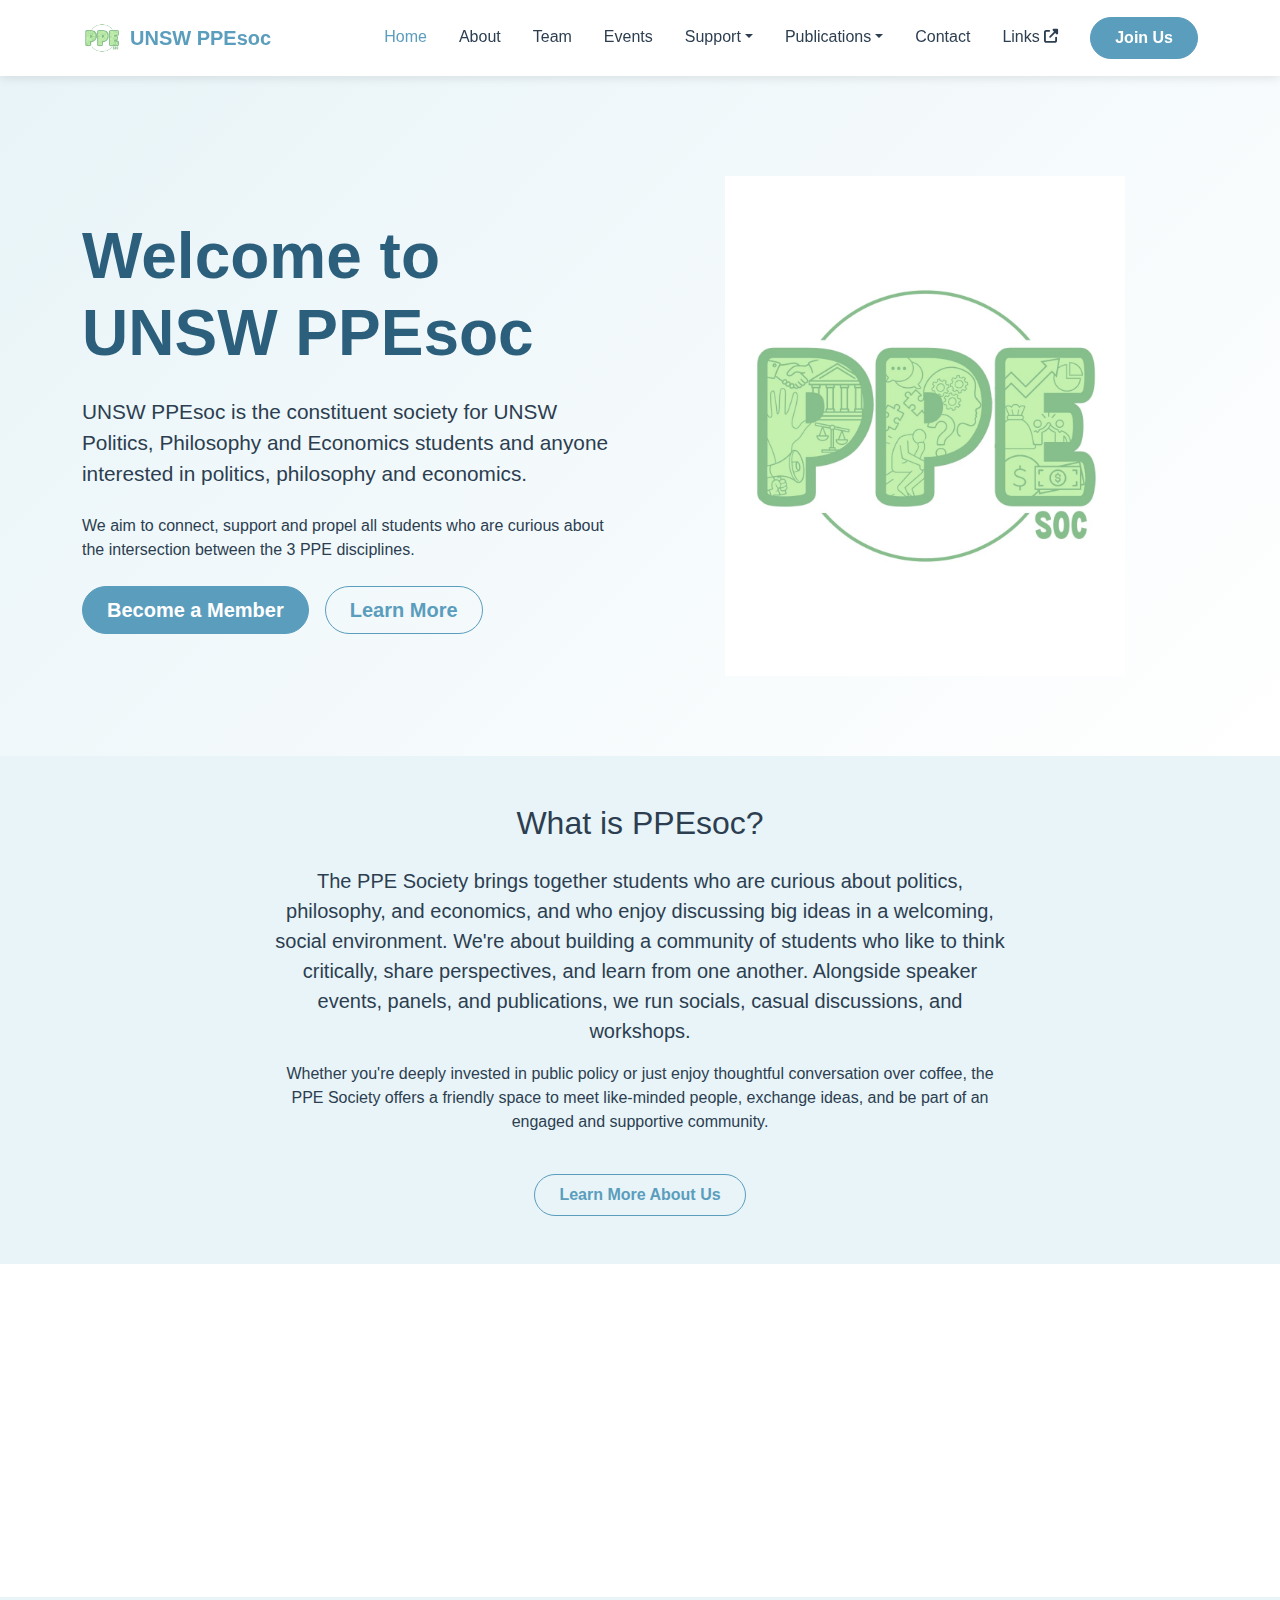
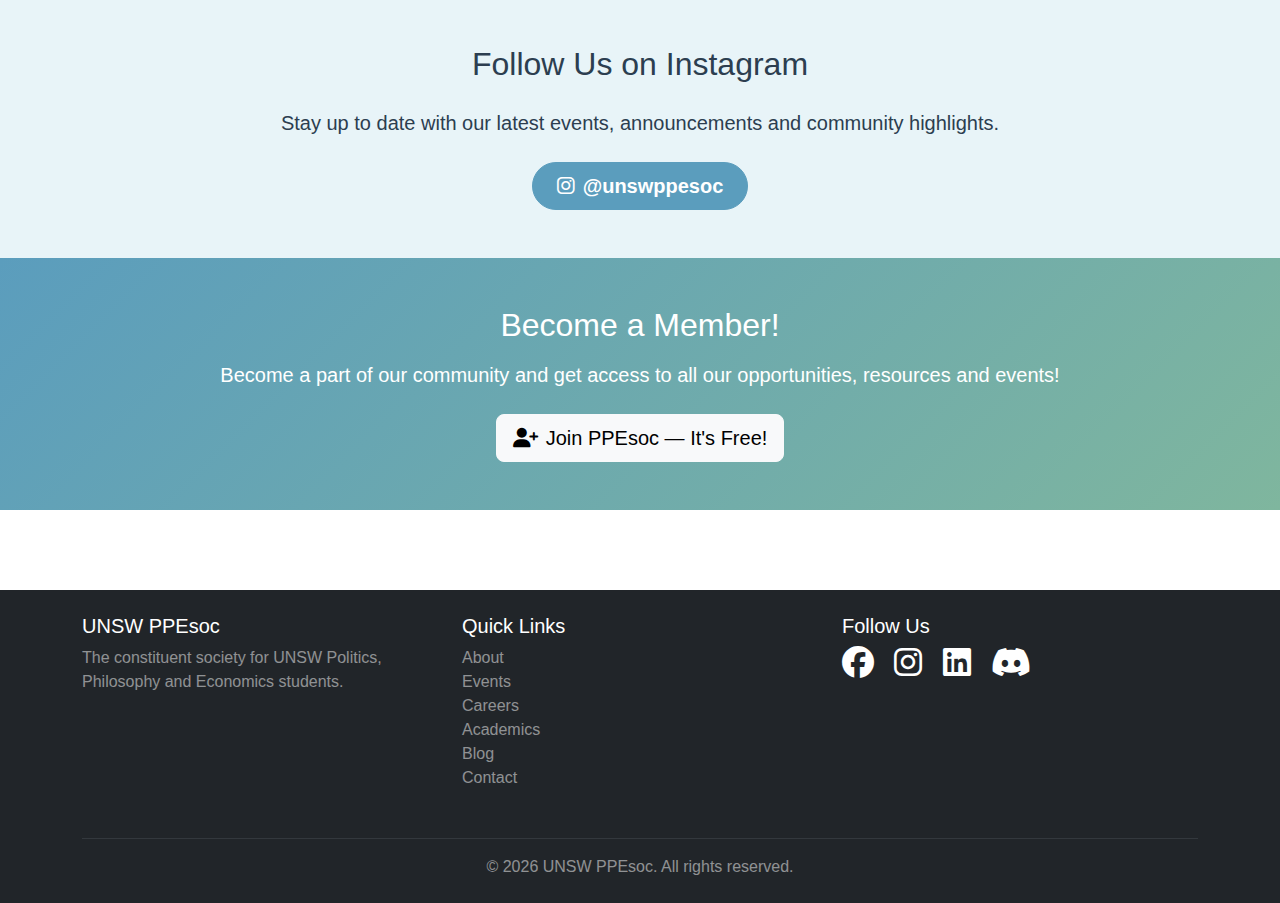
<file: index.html>
<!DOCTYPE html>
<html lang="en">
<head>
    <meta charset="UTF-8">
    <meta name="viewport" content="width=device-width, initial-scale=1.0">
    <meta name="description" content="UNSW PPE Society - The constituent society for UNSW Politics, Philosophy and Economics students">
    <meta name="keywords" content="UNSW, PPE, Politics, Philosophy, Economics, Society, Student">
    <title>UNSW PPE Society | Home</title>
    <link href="https://cdn.jsdelivr.net/npm/bootstrap@5.3.2/dist/css/bootstrap.min.css" rel="stylesheet">
    <link rel="stylesheet" href="https://cdnjs.cloudflare.com/ajax/libs/font-awesome/6.4.0/css/all.min.css">
    <link rel="stylesheet" href="css/style.css">
</head>
<body>
    <!-- Navigation -->
    <nav class="navbar navbar-expand-lg navbar-light fixed-top">
        <div class="container">
            <a class="navbar-brand" href="index.html">
                <img src="images/logo.jpg" alt="PPE Society Logo" height="50">
                <span class="ms-2">UNSW PPEsoc</span>
            </a>
            <button class="navbar-toggler" type="button" data-bs-toggle="collapse" data-bs-target="#navbarNav">
                <span class="navbar-toggler-icon"></span>
            </button>
            <div class="collapse navbar-collapse" id="navbarNav">
                <ul class="navbar-nav ms-auto">
                    <li class="nav-item"><a class="nav-link active" href="index.html">Home</a></li>
                    <li class="nav-item"><a class="nav-link" href="about.html">About</a></li>
                    <li class="nav-item"><a class="nav-link" href="team.html">Team</a></li>
                    <li class="nav-item"><a class="nav-link" href="events.html">Events</a></li>
                    <li class="nav-item dropdown">
                        <a class="nav-link dropdown-toggle" href="#" role="button" data-bs-toggle="dropdown">Support</a>
                        <ul class="dropdown-menu">
                            <li><a class="dropdown-item" href="careers.html">Careers</a></li>
                            <li><a class="dropdown-item" href="academics.html">Academics</a></li>
                        </ul>
                    </li>
                    <li class="nav-item dropdown">
                        <a class="nav-link dropdown-toggle" href="#" role="button" data-bs-toggle="dropdown">Publications</a>
                        <ul class="dropdown-menu">
                            <li><a class="dropdown-item" href="blog.html">Blog</a></li>
                        </ul>
                    </li>
                    <li class="nav-item"><a class="nav-link" href="contact.html">Contact</a></li>
                    <li class="nav-item"><a class="nav-link" href="https://unswppesoc.carrd.co/" target="_blank">Links <i class="fas fa-external-link-alt fa-sm"></i></a></li>
                    <li class="nav-item"><a class="btn btn-primary ms-lg-3" href="https://campus.hellorubric.com/?tab=memberships&s=4943" target="_blank">Join Us</a></li>
                </ul>
            </div>
        </div>
    </nav>

    <!-- Hero Section -->
    <section class="hero">
        <div class="container">
            <div class="row align-items-center">
                <div class="col-lg-6">
                    <h1 class="display-3 fw-bold mb-4">Welcome to UNSW PPEsoc</h1>
                    <p class="lead mb-4">UNSW PPEsoc is the constituent society for UNSW Politics, Philosophy and Economics students and anyone interested in politics, philosophy and economics.</p>
                    <p class="mb-4">We aim to connect, support and propel all students who are curious about the intersection between the 3 PPE disciplines.</p>
                    <div class="d-flex gap-3 flex-wrap">
                        <a href="https://campus.hellorubric.com/?tab=memberships&s=4943" target="_blank" class="btn btn-primary btn-lg">Become a Member</a>
                        <a href="about.html" class="btn btn-outline-primary btn-lg">Learn More</a>
                    </div>
                </div>
                <div class="col-lg-6 text-center mt-5 mt-lg-0">
                    <img src="images/logo.jpg" alt="PPE Society Logo" class="img-fluid hero-logo">
                </div>
            </div>
        </div>
    </section>

    <!-- What is PPEsoc -->
    <section class="py-5 bg-light">
        <div class="container">
            <div class="row">
                <div class="col-lg-8 mx-auto text-center">
                    <h2 class="mb-4">What is PPEsoc?</h2>
                    <p class="lead">The PPE Society brings together students who are curious about politics, philosophy, and economics, and who enjoy discussing big ideas in a welcoming, social environment. We're about building a community of students who like to think critically, share perspectives, and learn from one another. Alongside speaker events, panels, and publications, we run socials, casual discussions, and workshops.</p>
                    <p class="mt-3">Whether you're deeply invested in public policy or just enjoy thoughtful conversation over coffee, the PPE Society offers a friendly space to meet like-minded people, exchange ideas, and be part of an engaged and supportive community.</p>
                    <a href="about.html" class="btn btn-outline-primary mt-4">Learn More About Us</a>
                </div>
            </div>
        </div>
    </section>

    <!-- Three Pillars -->
    <section class="py-5">
        <div class="container">
            <div class="row g-4">
                <div class="col-md-4">
                    <div class="card h-100 border-0 shadow-sm text-center p-4">
                        <i class="fas fa-landmark fa-3x text-primary mb-3"></i>
                        <h4>Politics</h4>
                        <p>Understanding power, governance, and the structures that shape our societies and international relations.</p>
                    </div>
                </div>
                <div class="col-md-4">
                    <div class="card h-100 border-0 shadow-sm text-center p-4">
                        <i class="fas fa-brain fa-3x text-primary mb-3"></i>
                        <h4>Philosophy</h4>
                        <p>Exploring fundamental questions about ethics, knowledge, reality, and the human condition through critical reasoning.</p>
                    </div>
                </div>
                <div class="col-md-4">
                    <div class="card h-100 border-0 shadow-sm text-center p-4">
                        <i class="fas fa-chart-line fa-3x text-primary mb-3"></i>
                        <h4>Economics</h4>
                        <p>Analysing how societies allocate resources, make decisions, and create value in an interconnected world.</p>
                    </div>
                </div>
            </div>
        </div>
    </section>

    <!-- Instagram Feed -->
    <section class="py-5 bg-light">
        <div class="container text-center">
            <h2 class="mb-4">Follow Us on Instagram</h2>
            <p class="lead mb-4">Stay up to date with our latest events, announcements and community highlights.</p>
            <a href="https://www.instagram.com/unswppesoc/" target="_blank" class="btn btn-primary btn-lg">
                <i class="fab fa-instagram me-2"></i>@unswppesoc
            </a>
        </div>
    </section>

    <!-- Become a Member -->
    <section class="py-5 bg-primary text-white text-center">
        <div class="container">
            <h2 class="mb-3">Become a Member!</h2>
            <p class="lead mb-4">Become a part of our community and get access to all our opportunities, resources and events!</p>
            <a href="https://campus.hellorubric.com/?tab=memberships&s=4943" target="_blank" class="btn btn-light btn-lg">
                <i class="fas fa-user-plus me-2"></i>Join PPEsoc — It's Free!
            </a>
        </div>
    </section>

    <!-- Footer -->
    <footer class="bg-dark text-white py-4">
        <div class="container">
            <div class="row">
                <div class="col-md-4 mb-3">
                    <h5>UNSW PPEsoc</h5>
                    <p class="text-white-50">The constituent society for UNSW Politics, Philosophy and Economics students.</p>
                </div>
                <div class="col-md-4 mb-3">
                    <h5>Quick Links</h5>
                    <ul class="list-unstyled">
                        <li><a href="about.html" class="text-white-50">About</a></li>
                        <li><a href="events.html" class="text-white-50">Events</a></li>
                        <li><a href="careers.html" class="text-white-50">Careers</a></li>
                        <li><a href="academics.html" class="text-white-50">Academics</a></li>
                        <li><a href="blog.html" class="text-white-50">Blog</a></li>
                        <li><a href="contact.html" class="text-white-50">Contact</a></li>
                    </ul>
                </div>
                <div class="col-md-4 mb-3">
                    <h5>Follow Us</h5>
                    <div class="social-links">
                        <a href="https://www.facebook.com/UNSWPPESoc" target="_blank" class="text-white me-3"><i class="fab fa-facebook fa-2x"></i></a>
                        <a href="https://www.instagram.com/unswppesoc/" target="_blank" class="text-white me-3"><i class="fab fa-instagram fa-2x"></i></a>
                        <a href="https://www.linkedin.com/company/unsw-politics-philosophy-and-economics-society" target="_blank" class="text-white me-3"><i class="fab fa-linkedin fa-2x"></i></a>
                        <a href="https://discord.com/invite/vVJ84bCXz6" target="_blank" class="text-white"><i class="fab fa-discord fa-2x"></i></a>
                    </div>
                </div>
            </div>
            <hr class="border-secondary">
            <div class="text-center text-white-50">
                <p class="mb-0">&copy; 2026 UNSW PPEsoc. All rights reserved.</p>
            </div>
        </div>
    </footer>

    <script src="https://cdn.jsdelivr.net/npm/bootstrap@5.3.2/dist/js/bootstrap.bundle.min.js"></script>
    <script src="js/script.js"></script>
</body>
</html>
</file>
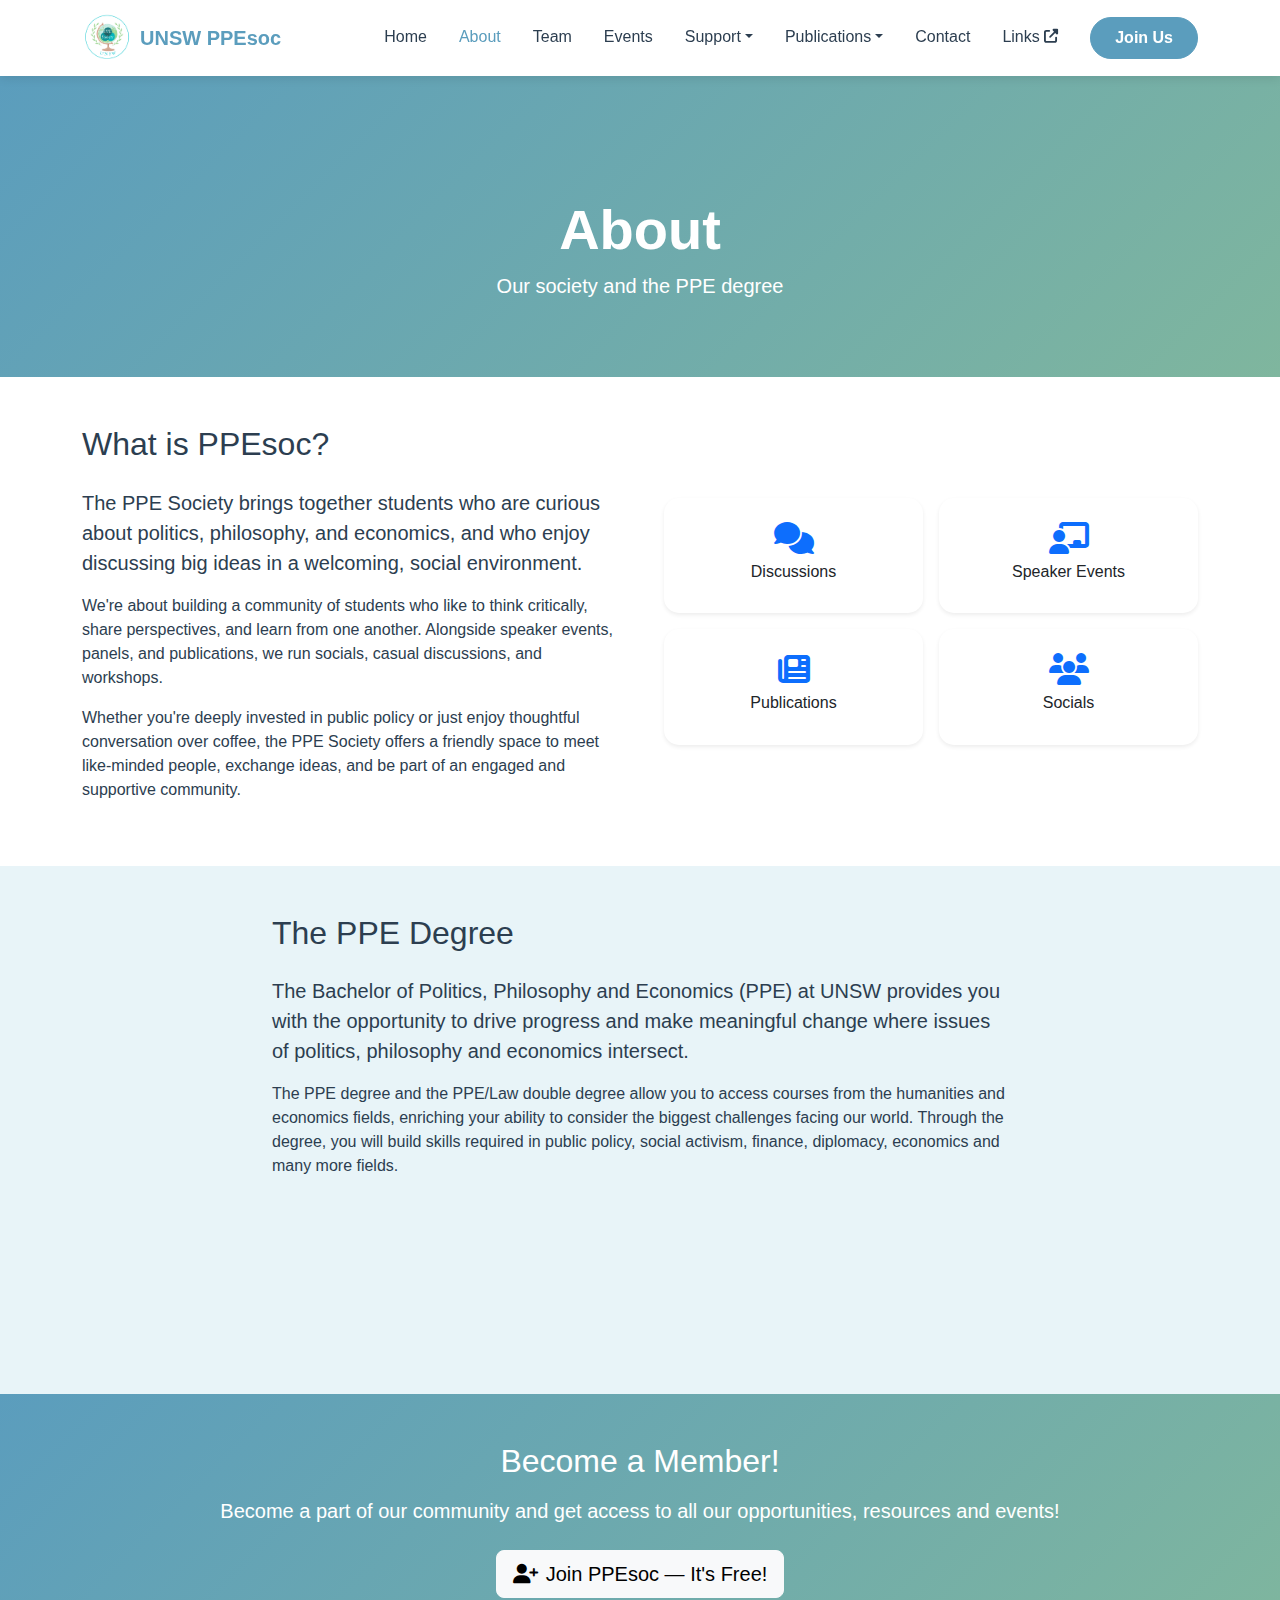
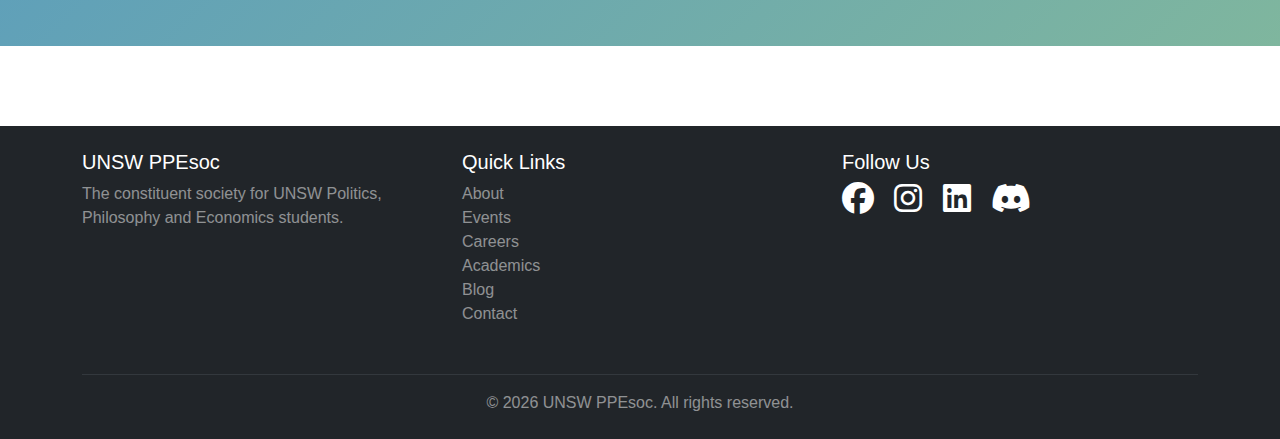
<file: about.html>
<!DOCTYPE html>
<html lang="en">
<head>
    <meta charset="UTF-8">
    <meta name="viewport" content="width=device-width, initial-scale=1.0">
    <meta name="description" content="About UNSW PPEsoc - our society and the PPE degree">
    <title>About | UNSW PPEsoc</title>
    <link href="https://cdn.jsdelivr.net/npm/bootstrap@5.3.2/dist/css/bootstrap.min.css" rel="stylesheet">
    <link rel="stylesheet" href="https://cdnjs.cloudflare.com/ajax/libs/font-awesome/6.4.0/css/all.min.css">
    <link rel="stylesheet" href="css/style.css">
</head>
<body>
    <!-- Navigation -->
    <nav class="navbar navbar-expand-lg navbar-light fixed-top">
        <div class="container">
            <a class="navbar-brand" href="index.html">
                <img src="images/logo.png" alt="PPE Society Logo" height="50">
                <span class="ms-2">UNSW PPEsoc</span>
            </a>
            <button class="navbar-toggler" type="button" data-bs-toggle="collapse" data-bs-target="#navbarNav">
                <span class="navbar-toggler-icon"></span>
            </button>
            <div class="collapse navbar-collapse" id="navbarNav">
                <ul class="navbar-nav ms-auto">
                    <li class="nav-item"><a class="nav-link" href="index.html">Home</a></li>
                    <li class="nav-item"><a class="nav-link active" href="about.html">About</a></li>
                    <li class="nav-item"><a class="nav-link" href="team.html">Team</a></li>
                    <li class="nav-item"><a class="nav-link" href="events.html">Events</a></li>
                    <li class="nav-item dropdown">
                        <a class="nav-link dropdown-toggle" href="#" role="button" data-bs-toggle="dropdown">Support</a>
                        <ul class="dropdown-menu">
                            <li><a class="dropdown-item" href="careers.html">Careers</a></li>
                            <li><a class="dropdown-item" href="academics.html">Academics</a></li>
                        </ul>
                    </li>
                    <li class="nav-item dropdown">
                        <a class="nav-link dropdown-toggle" href="#" role="button" data-bs-toggle="dropdown">Publications</a>
                        <ul class="dropdown-menu">
                            <li><a class="dropdown-item" href="blog.html">Blog</a></li>
                        </ul>
                    </li>
                    <li class="nav-item"><a class="nav-link" href="contact.html">Contact</a></li>
                    <li class="nav-item"><a class="nav-link" href="https://unswppesoc.carrd.co/" target="_blank">Links <i class="fas fa-external-link-alt fa-sm"></i></a></li>
                    <li class="nav-item"><a class="btn btn-primary ms-lg-3" href="https://campus.hellorubric.com/?tab=memberships&s=4943" target="_blank">Join Us</a></li>
                </ul>
            </div>
        </div>
    </nav>

    <!-- Page Header -->
    <section class="page-header">
        <div class="container">
            <h1 class="display-4 fw-bold">About</h1>
            <p class="lead">Our society and the PPE degree</p>
        </div>
    </section>

    <!-- What is PPEsoc -->
    <section class="py-5">
        <div class="container">
            <div class="row align-items-center g-5">
                <div class="col-lg-6">
                    <h2 class="mb-4">What is PPEsoc?</h2>
                    <p class="lead">The PPE Society brings together students who are curious about politics, philosophy, and economics, and who enjoy discussing big ideas in a welcoming, social environment.</p>
                    <p>We're about building a community of students who like to think critically, share perspectives, and learn from one another. Alongside speaker events, panels, and publications, we run socials, casual discussions, and workshops.</p>
                    <p>Whether you're deeply invested in public policy or just enjoy thoughtful conversation over coffee, the PPE Society offers a friendly space to meet like-minded people, exchange ideas, and be part of an engaged and supportive community.</p>
                </div>
                <div class="col-lg-6">
                    <div class="row g-3">
                        <div class="col-6">
                            <div class="card border-0 shadow-sm p-4 text-center h-100">
                                <i class="fas fa-comments fa-2x text-primary mb-2"></i>
                                <h6>Discussions</h6>
                            </div>
                        </div>
                        <div class="col-6">
                            <div class="card border-0 shadow-sm p-4 text-center h-100">
                                <i class="fas fa-chalkboard-teacher fa-2x text-primary mb-2"></i>
                                <h6>Speaker Events</h6>
                            </div>
                        </div>
                        <div class="col-6">
                            <div class="card border-0 shadow-sm p-4 text-center h-100">
                                <i class="fas fa-newspaper fa-2x text-primary mb-2"></i>
                                <h6>Publications</h6>
                            </div>
                        </div>
                        <div class="col-6">
                            <div class="card border-0 shadow-sm p-4 text-center h-100">
                                <i class="fas fa-users fa-2x text-primary mb-2"></i>
                                <h6>Socials</h6>
                            </div>
                        </div>
                    </div>
                </div>
            </div>
        </div>
    </section>

    <!-- PPE Degree -->
    <section class="py-5 bg-light">
        <div class="container">
            <div class="row">
                <div class="col-lg-8 mx-auto">
                    <h2 class="mb-4">The PPE Degree</h2>
                    <p class="lead">The Bachelor of Politics, Philosophy and Economics (PPE) at UNSW provides you with the opportunity to drive progress and make meaningful change where issues of politics, philosophy and economics intersect.</p>
                    <p>The PPE degree and the PPE/Law double degree allow you to access courses from the humanities and economics fields, enriching your ability to consider the biggest challenges facing our world. Through the degree, you will build skills required in public policy, social activism, finance, diplomacy, economics and many more fields.</p>
                    <div class="row g-4 mt-3">
                        <div class="col-md-4">
                            <div class="card border-0 shadow-sm text-center p-4 h-100">
                                <i class="fas fa-landmark fa-2x text-primary mb-3"></i>
                                <h5>Public Policy</h5>
                            </div>
                        </div>
                        <div class="col-md-4">
                            <div class="card border-0 shadow-sm text-center p-4 h-100">
                                <i class="fas fa-globe fa-2x text-primary mb-3"></i>
                                <h5>Diplomacy</h5>
                            </div>
                        </div>
                        <div class="col-md-4">
                            <div class="card border-0 shadow-sm text-center p-4 h-100">
                                <i class="fas fa-balance-scale fa-2x text-primary mb-3"></i>
                                <h5>Social Activism</h5>
                            </div>
                        </div>
                    </div>
                </div>
            </div>
        </div>
    </section>

    <!-- Become a Member -->
    <section class="py-5 bg-primary text-white text-center">
        <div class="container">
            <h2 class="mb-3">Become a Member!</h2>
            <p class="lead mb-4">Become a part of our community and get access to all our opportunities, resources and events!</p>
            <a href="https://campus.hellorubric.com/?tab=memberships&s=4943" target="_blank" class="btn btn-light btn-lg">
                <i class="fas fa-user-plus me-2"></i>Join PPEsoc — It's Free!
            </a>
        </div>
    </section>

    <!-- Footer -->
    <footer class="bg-dark text-white py-4">
        <div class="container">
            <div class="row">
                <div class="col-md-4 mb-3">
                    <h5>UNSW PPEsoc</h5>
                    <p class="text-white-50">The constituent society for UNSW Politics, Philosophy and Economics students.</p>
                </div>
                <div class="col-md-4 mb-3">
                    <h5>Quick Links</h5>
                    <ul class="list-unstyled">
                        <li><a href="about.html" class="text-white-50">About</a></li>
                        <li><a href="events.html" class="text-white-50">Events</a></li>
                        <li><a href="careers.html" class="text-white-50">Careers</a></li>
                        <li><a href="academics.html" class="text-white-50">Academics</a></li>
                        <li><a href="blog.html" class="text-white-50">Blog</a></li>
                        <li><a href="contact.html" class="text-white-50">Contact</a></li>
                    </ul>
                </div>
                <div class="col-md-4 mb-3">
                    <h5>Follow Us</h5>
                    <div class="social-links">
                        <a href="https://www.facebook.com/UNSWPPESoc" target="_blank" class="text-white me-3"><i class="fab fa-facebook fa-2x"></i></a>
                        <a href="https://www.instagram.com/unswppesoc/" target="_blank" class="text-white me-3"><i class="fab fa-instagram fa-2x"></i></a>
                        <a href="https://www.linkedin.com/company/unsw-politics-philosophy-and-economics-society" target="_blank" class="text-white me-3"><i class="fab fa-linkedin fa-2x"></i></a>
                        <a href="https://discord.com/invite/vVJ84bCXz6" target="_blank" class="text-white"><i class="fab fa-discord fa-2x"></i></a>
                    </div>
                </div>
            </div>
            <hr class="border-secondary">
            <div class="text-center text-white-50">
                <p class="mb-0">&copy; 2026 UNSW PPEsoc. All rights reserved.</p>
            </div>
        </div>
    </footer>

    <script src="https://cdn.jsdelivr.net/npm/bootstrap@5.3.2/dist/js/bootstrap.bundle.min.js"></script>
    <script src="js/script.js"></script>
</body>
</html>
</file>
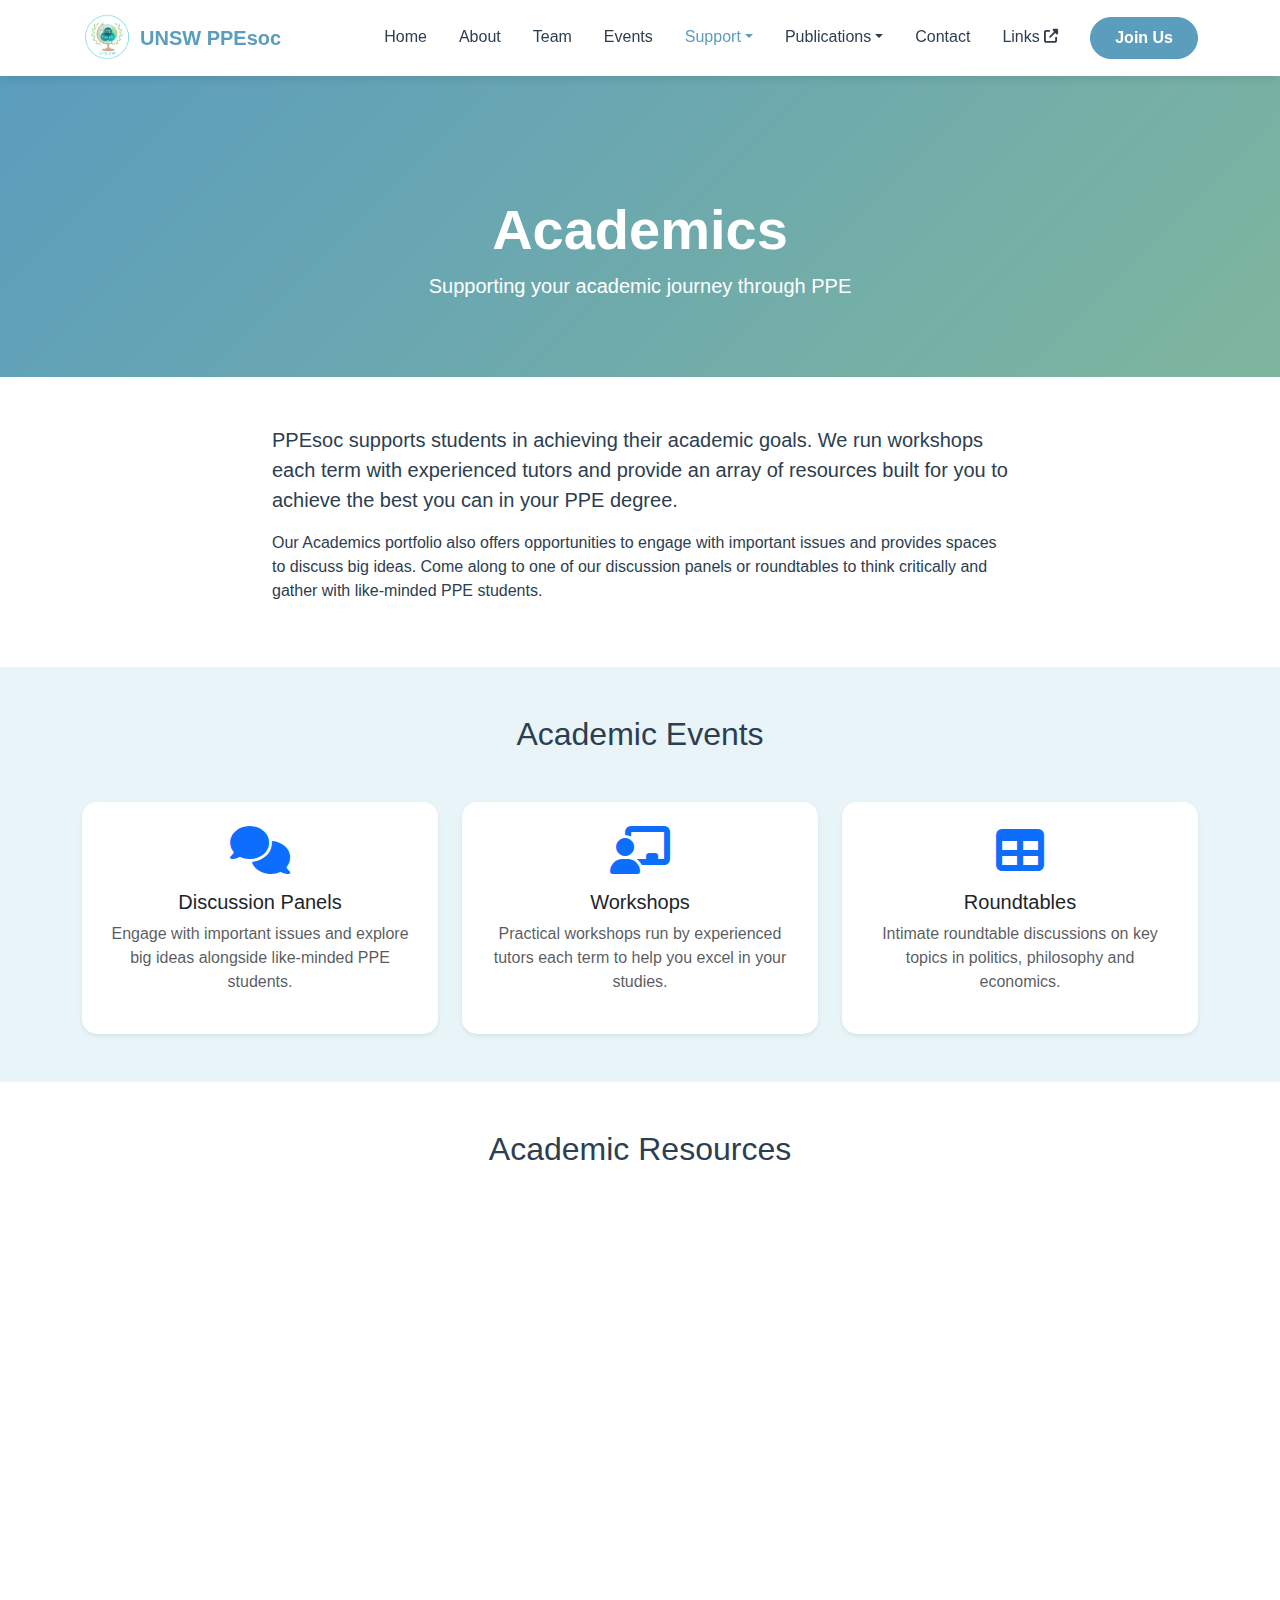
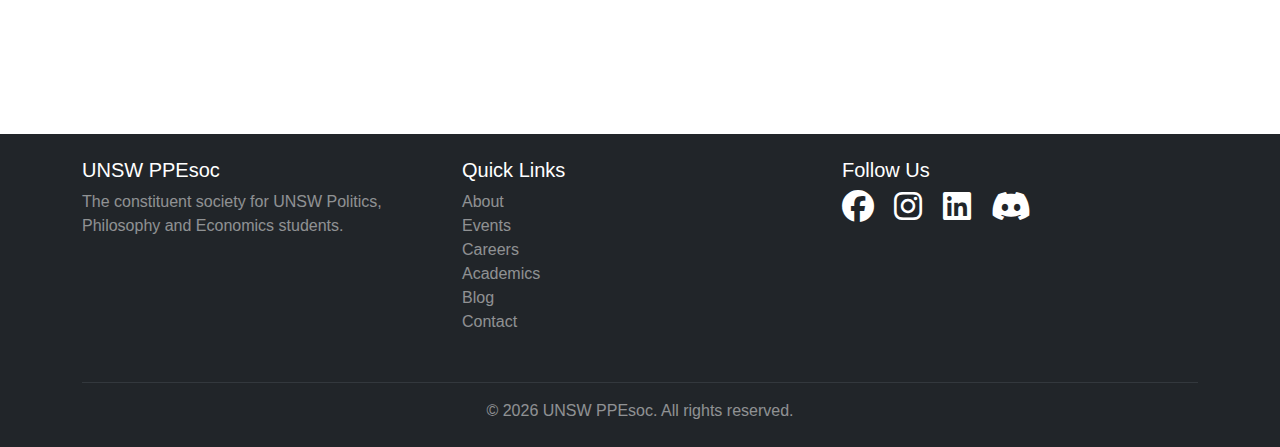
<file: academics.html>
<!DOCTYPE html>
<html lang="en">
<head>
    <meta charset="UTF-8">
    <meta name="viewport" content="width=device-width, initial-scale=1.0">
    <meta name="description" content="Academic support, resources and events for UNSW PPEsoc members">
    <title>Academics | UNSW PPEsoc</title>
    <link href="https://cdn.jsdelivr.net/npm/bootstrap@5.3.2/dist/css/bootstrap.min.css" rel="stylesheet">
    <link rel="stylesheet" href="https://cdnjs.cloudflare.com/ajax/libs/font-awesome/6.4.0/css/all.min.css">
    <link rel="stylesheet" href="css/style.css">
</head>
<body>
    <nav class="navbar navbar-expand-lg navbar-light fixed-top">
        <div class="container">
            <a class="navbar-brand" href="index.html">
                <img src="images/logo.png" alt="PPE Society Logo" height="50">
                <span class="ms-2">UNSW PPEsoc</span>
            </a>
            <button class="navbar-toggler" type="button" data-bs-toggle="collapse" data-bs-target="#navbarNav">
                <span class="navbar-toggler-icon"></span>
            </button>
            <div class="collapse navbar-collapse" id="navbarNav">
                <ul class="navbar-nav ms-auto">
                    <li class="nav-item"><a class="nav-link" href="index.html">Home</a></li>
                    <li class="nav-item"><a class="nav-link" href="about.html">About</a></li>
                    <li class="nav-item"><a class="nav-link" href="team.html">Team</a></li>
                    <li class="nav-item"><a class="nav-link" href="events.html">Events</a></li>
                    <li class="nav-item dropdown">
                        <a class="nav-link dropdown-toggle active" href="#" role="button" data-bs-toggle="dropdown">Support</a>
                        <ul class="dropdown-menu">
                            <li><a class="dropdown-item" href="careers.html">Careers</a></li>
                            <li><a class="dropdown-item active" href="academics.html">Academics</a></li>
                        </ul>
                    </li>
                    <li class="nav-item dropdown">
                        <a class="nav-link dropdown-toggle" href="#" role="button" data-bs-toggle="dropdown">Publications</a>
                        <ul class="dropdown-menu">
                            <li><a class="dropdown-item" href="blog.html">Blog</a></li>
                        </ul>
                    </li>
                    <li class="nav-item"><a class="nav-link" href="contact.html">Contact</a></li>
                    <li class="nav-item"><a class="nav-link" href="https://unswppesoc.carrd.co/" target="_blank">Links <i class="fas fa-external-link-alt fa-sm"></i></a></li>
                    <li class="nav-item"><a class="btn btn-primary ms-lg-3" href="https://campus.hellorubric.com/?tab=memberships&s=4943" target="_blank">Join Us</a></li>
                </ul>
            </div>
        </div>
    </nav>

    <section class="page-header">
        <div class="container">
            <h1 class="display-4 fw-bold">Academics</h1>
            <p class="lead">Supporting your academic journey through PPE</p>
        </div>
    </section>

    <!-- Intro -->
    <section class="py-5">
        <div class="container">
            <div class="row">
                <div class="col-lg-8 mx-auto">
                    <p class="lead">PPEsoc supports students in achieving their academic goals. We run workshops each term with experienced tutors and provide an array of resources built for you to achieve the best you can in your PPE degree.</p>
                    <p>Our Academics portfolio also offers opportunities to engage with important issues and provides spaces to discuss big ideas. Come along to one of our discussion panels or roundtables to think critically and gather with like-minded PPE students.</p>
                </div>
            </div>
        </div>
    </section>

    <!-- Academic Events -->
    <section class="py-5 bg-light">
        <div class="container">
            <h2 class="text-center mb-5">Academic Events</h2>
            <div class="row g-4">
                <div class="col-md-4">
                    <div class="card h-100 border-0 shadow-sm text-center p-4">
                        <i class="fas fa-comments fa-3x text-primary mb-3"></i>
                        <h5>Discussion Panels</h5>
                        <p class="text-muted">Engage with important issues and explore big ideas alongside like-minded PPE students.</p>
                    </div>
                </div>
                <div class="col-md-4">
                    <div class="card h-100 border-0 shadow-sm text-center p-4">
                        <i class="fas fa-chalkboard-teacher fa-3x text-primary mb-3"></i>
                        <h5>Workshops</h5>
                        <p class="text-muted">Practical workshops run by experienced tutors each term to help you excel in your studies.</p>
                    </div>
                </div>
                <div class="col-md-4">
                    <div class="card h-100 border-0 shadow-sm text-center p-4">
                        <i class="fas fa-table fa-3x text-primary mb-3"></i>
                        <h5>Roundtables</h5>
                        <p class="text-muted">Intimate roundtable discussions on key topics in politics, philosophy and economics.</p>
                    </div>
                </div>
            </div>
        </div>
    </section>

    <!-- Resources -->
    <section class="py-5">
        <div class="container">
            <h2 class="text-center mb-5">Academic Resources</h2>
            <div class="row g-4">
                <!-- Course Map -->
                <div class="col-md-6">
                    <div class="card h-100 border-0 shadow-sm p-4">
                        <div class="d-flex align-items-start">
                            <i class="fas fa-map fa-2x text-primary me-4 mt-1"></i>
                            <div>
                                <h5>Course Map</h5>
                                <p class="text-muted">Navigate your PPE degree with our comprehensive course map and planning guide.</p>
                                <a href="#" class="btn btn-outline-primary btn-sm">Coming Soon</a>
                            </div>
                        </div>
                    </div>
                </div>
                <!-- Exemplary Assignments -->
                <div class="col-md-6">
                    <div class="card h-100 border-0 shadow-sm p-4">
                        <div class="d-flex align-items-start">
                            <i class="fas fa-star fa-2x text-primary me-4 mt-1"></i>
                            <div>
                                <h5>Exemplary Assignments</h5>
                                <p class="text-muted">Learn from high-distinction essays, short answers, note taking examples and citation guides.</p>
                                <a href="#" class="btn btn-outline-primary btn-sm">Coming Soon</a>
                            </div>
                        </div>
                    </div>
                </div>
                <!-- Citation Guides -->
                <div class="col-md-6">
                    <div class="card h-100 border-0 shadow-sm p-4">
                        <div class="d-flex align-items-start">
                            <i class="fas fa-quote-right fa-2x text-primary me-4 mt-1"></i>
                            <div>
                                <h5>Citation Guides</h5>
                                <p class="text-muted">Reference guides for Chicago, APA, Harvard and other citation styles used in PPE courses.</p>
                                <a href="#" class="btn btn-outline-primary btn-sm">Coming Soon</a>
                            </div>
                        </div>
                    </div>
                </div>
                <!-- PASS -->
                <div class="col-md-6">
                    <div class="card h-100 border-0 shadow-sm p-4">
                        <div class="d-flex align-items-start">
                            <i class="fas fa-graduation-cap fa-2x text-primary me-4 mt-1"></i>
                            <div>
                                <h5>PASS Program</h5>
                                <p class="text-muted">Peer Assisted Study Sessions to help you succeed in your core PPE courses.</p>
                                <a href="https://www.student.unsw.edu.au/pass" target="_blank" class="btn btn-outline-primary btn-sm">Visit PASS</a>
                            </div>
                        </div>
                    </div>
                </div>
            </div>
        </div>
    </section>

    <footer class="bg-dark text-white py-4">
        <div class="container">
            <div class="row">
                <div class="col-md-4 mb-3">
                    <h5>UNSW PPEsoc</h5>
                    <p class="text-white-50">The constituent society for UNSW Politics, Philosophy and Economics students.</p>
                </div>
                <div class="col-md-4 mb-3">
                    <h5>Quick Links</h5>
                    <ul class="list-unstyled">
                        <li><a href="about.html" class="text-white-50">About</a></li>
                        <li><a href="events.html" class="text-white-50">Events</a></li>
                        <li><a href="careers.html" class="text-white-50">Careers</a></li>
                        <li><a href="academics.html" class="text-white-50">Academics</a></li>
                        <li><a href="blog.html" class="text-white-50">Blog</a></li>
                        <li><a href="contact.html" class="text-white-50">Contact</a></li>
                    </ul>
                </div>
                <div class="col-md-4 mb-3">
                    <h5>Follow Us</h5>
                    <div class="social-links">
                        <a href="https://www.facebook.com/UNSWPPESoc" target="_blank" class="text-white me-3"><i class="fab fa-facebook fa-2x"></i></a>
                        <a href="https://www.instagram.com/unswppesoc/" target="_blank" class="text-white me-3"><i class="fab fa-instagram fa-2x"></i></a>
                        <a href="https://www.linkedin.com/company/unsw-politics-philosophy-and-economics-society" target="_blank" class="text-white me-3"><i class="fab fa-linkedin fa-2x"></i></a>
                        <a href="https://discord.com/invite/vVJ84bCXz6" target="_blank" class="text-white"><i class="fab fa-discord fa-2x"></i></a>
                    </div>
                </div>
            </div>
            <hr class="border-secondary">
            <div class="text-center text-white-50">
                <p class="mb-0">&copy; 2026 UNSW PPEsoc. All rights reserved.</p>
            </div>
        </div>
    </footer>

    <script src="https://cdn.jsdelivr.net/npm/bootstrap@5.3.2/dist/js/bootstrap.bundle.min.js"></script>
    <script src="js/script.js"></script>
</body>
</html>
</file>
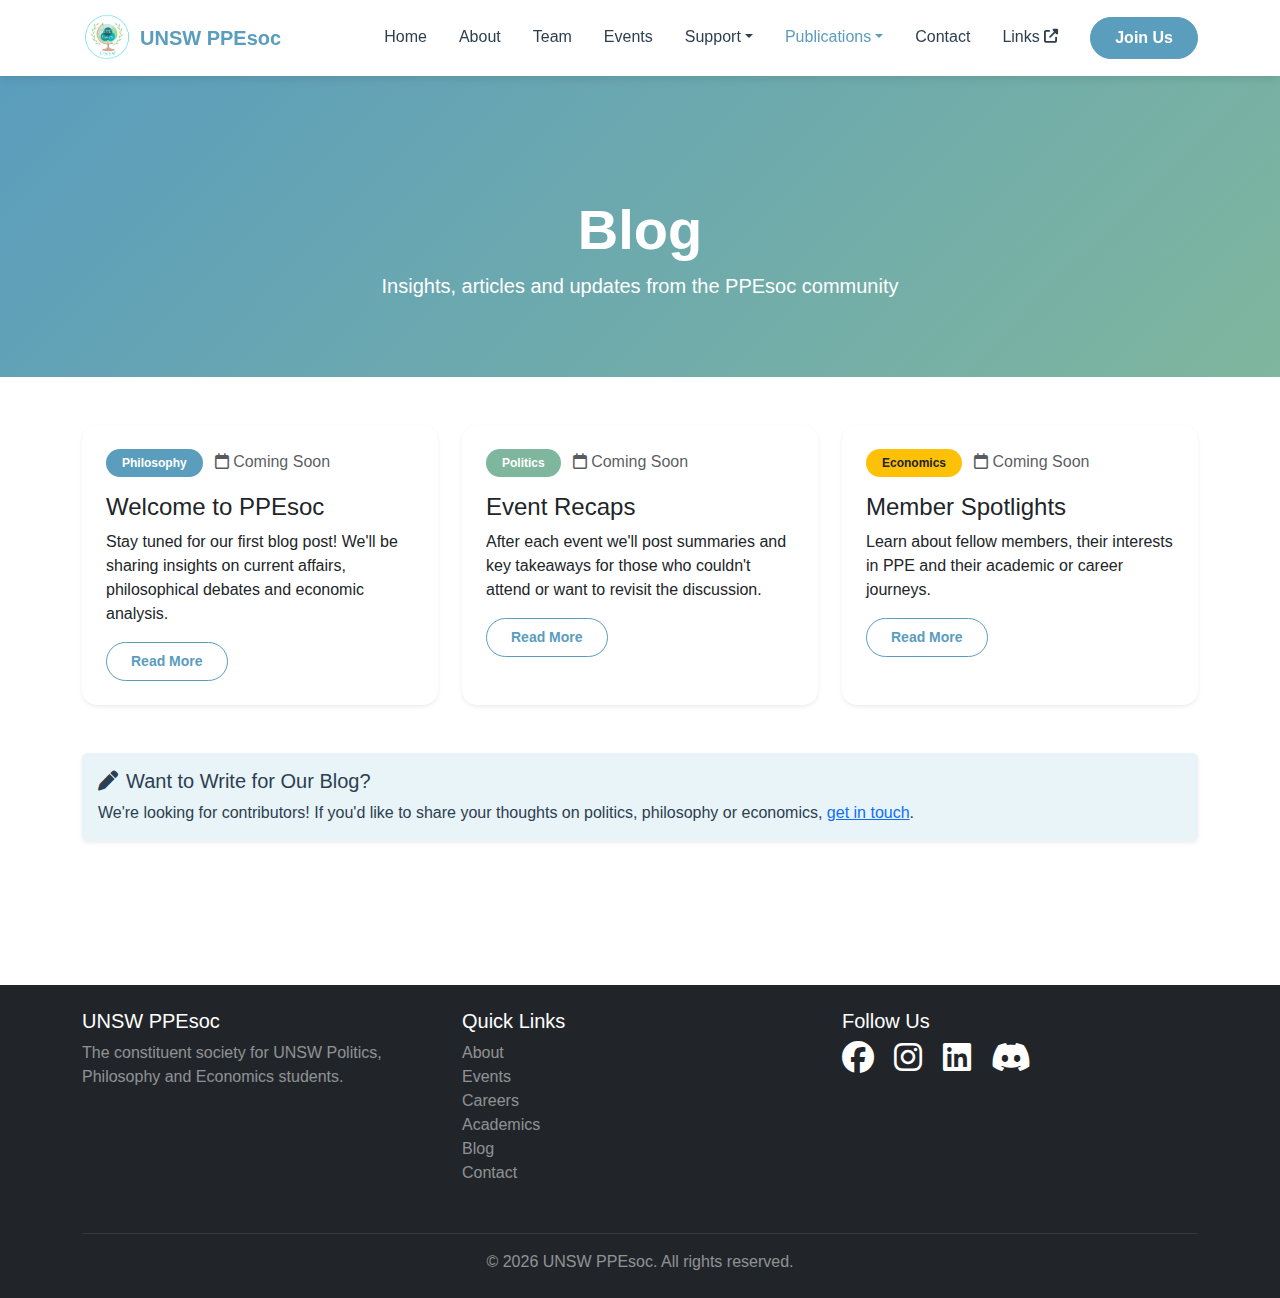
<file: blog.html>
<!DOCTYPE html>
<html lang="en">
<head>
    <meta charset="UTF-8">
    <meta name="viewport" content="width=device-width, initial-scale=1.0">
    <meta name="description" content="Blog - Articles and insights from UNSW PPEsoc">
    <title>Blog | UNSW PPEsoc</title>
    <link href="https://cdn.jsdelivr.net/npm/bootstrap@5.3.2/dist/css/bootstrap.min.css" rel="stylesheet">
    <link rel="stylesheet" href="https://cdnjs.cloudflare.com/ajax/libs/font-awesome/6.4.0/css/all.min.css">
    <link rel="stylesheet" href="css/style.css">
</head>
<body>
    <nav class="navbar navbar-expand-lg navbar-light fixed-top">
        <div class="container">
            <a class="navbar-brand" href="index.html">
                <img src="images/logo.png" alt="PPE Society Logo" height="50">
                <span class="ms-2">UNSW PPEsoc</span>
            </a>
            <button class="navbar-toggler" type="button" data-bs-toggle="collapse" data-bs-target="#navbarNav">
                <span class="navbar-toggler-icon"></span>
            </button>
            <div class="collapse navbar-collapse" id="navbarNav">
                <ul class="navbar-nav ms-auto">
                    <li class="nav-item"><a class="nav-link" href="index.html">Home</a></li>
                    <li class="nav-item"><a class="nav-link" href="about.html">About</a></li>
                    <li class="nav-item"><a class="nav-link" href="team.html">Team</a></li>
                    <li class="nav-item"><a class="nav-link" href="events.html">Events</a></li>
                    <li class="nav-item dropdown">
                        <a class="nav-link dropdown-toggle" href="#" role="button" data-bs-toggle="dropdown">Support</a>
                        <ul class="dropdown-menu">
                            <li><a class="dropdown-item" href="careers.html">Careers</a></li>
                            <li><a class="dropdown-item" href="academics.html">Academics</a></li>
                        </ul>
                    </li>
                    <li class="nav-item dropdown">
                        <a class="nav-link dropdown-toggle active" href="#" role="button" data-bs-toggle="dropdown">Publications</a>
                        <ul class="dropdown-menu">
                            <li><a class="dropdown-item active" href="blog.html">Blog</a></li>
                        </ul>
                    </li>
                    <li class="nav-item"><a class="nav-link" href="contact.html">Contact</a></li>
                    <li class="nav-item"><a class="nav-link" href="https://unswppesoc.carrd.co/" target="_blank">Links <i class="fas fa-external-link-alt fa-sm"></i></a></li>
                    <li class="nav-item"><a class="btn btn-primary ms-lg-3" href="https://campus.hellorubric.com/?tab=memberships&s=4943" target="_blank">Join Us</a></li>
                </ul>
            </div>
        </div>
    </nav>

    <section class="page-header">
        <div class="container">
            <h1 class="display-4 fw-bold">Blog</h1>
            <p class="lead">Insights, articles and updates from the PPEsoc community</p>
        </div>
    </section>

    <section class="py-5">
        <div class="container">
            <div class="row g-4">
                <div class="col-md-6 col-lg-4">
                    <div class="card blog-card h-100 border-0 shadow-sm">
                        <div class="card-body p-4">
                            <div class="mb-3">
                                <span class="badge bg-primary">Philosophy</span>
                                <span class="text-muted ms-2"><i class="far fa-calendar me-1"></i>Coming Soon</span>
                            </div>
                            <h4 class="card-title">Welcome to PPEsoc</h4>
                            <p class="card-text">Stay tuned for our first blog post! We'll be sharing insights on current affairs, philosophical debates and economic analysis.</p>
                            <a href="#" class="btn btn-outline-primary btn-sm">Read More</a>
                        </div>
                    </div>
                </div>
                <div class="col-md-6 col-lg-4">
                    <div class="card blog-card h-100 border-0 shadow-sm">
                        <div class="card-body p-4">
                            <div class="mb-3">
                                <span class="badge bg-success">Politics</span>
                                <span class="text-muted ms-2"><i class="far fa-calendar me-1"></i>Coming Soon</span>
                            </div>
                            <h4 class="card-title">Event Recaps</h4>
                            <p class="card-text">After each event we'll post summaries and key takeaways for those who couldn't attend or want to revisit the discussion.</p>
                            <a href="#" class="btn btn-outline-primary btn-sm">Read More</a>
                        </div>
                    </div>
                </div>
                <div class="col-md-6 col-lg-4">
                    <div class="card blog-card h-100 border-0 shadow-sm">
                        <div class="card-body p-4">
                            <div class="mb-3">
                                <span class="badge bg-warning text-dark">Economics</span>
                                <span class="text-muted ms-2"><i class="far fa-calendar me-1"></i>Coming Soon</span>
                            </div>
                            <h4 class="card-title">Member Spotlights</h4>
                            <p class="card-text">Learn about fellow members, their interests in PPE and their academic or career journeys.</p>
                            <a href="#" class="btn btn-outline-primary btn-sm">Read More</a>
                        </div>
                    </div>
                </div>
            </div>

            <div class="alert alert-info mt-5 border-0 shadow-sm">
                <h5><i class="fas fa-pen me-2"></i>Want to Write for Our Blog?</h5>
                <p class="mb-0">We're looking for contributors! If you'd like to share your thoughts on politics, philosophy or economics, <a href="contact.html">get in touch</a>.</p>
            </div>
        </div>
    </section>

    <footer class="bg-dark text-white py-4">
        <div class="container">
            <div class="row">
                <div class="col-md-4 mb-3">
                    <h5>UNSW PPEsoc</h5>
                    <p class="text-white-50">The constituent society for UNSW Politics, Philosophy and Economics students.</p>
                </div>
                <div class="col-md-4 mb-3">
                    <h5>Quick Links</h5>
                    <ul class="list-unstyled">
                        <li><a href="about.html" class="text-white-50">About</a></li>
                        <li><a href="events.html" class="text-white-50">Events</a></li>
                        <li><a href="careers.html" class="text-white-50">Careers</a></li>
                        <li><a href="academics.html" class="text-white-50">Academics</a></li>
                        <li><a href="blog.html" class="text-white-50">Blog</a></li>
                        <li><a href="contact.html" class="text-white-50">Contact</a></li>
                    </ul>
                </div>
                <div class="col-md-4 mb-3">
                    <h5>Follow Us</h5>
                    <div class="social-links">
                        <a href="https://www.facebook.com/UNSWPPESoc" target="_blank" class="text-white me-3"><i class="fab fa-facebook fa-2x"></i></a>
                        <a href="https://www.instagram.com/unswppesoc/" target="_blank" class="text-white me-3"><i class="fab fa-instagram fa-2x"></i></a>
                        <a href="https://www.linkedin.com/company/unsw-politics-philosophy-and-economics-society" target="_blank" class="text-white me-3"><i class="fab fa-linkedin fa-2x"></i></a>
                        <a href="https://discord.com/invite/vVJ84bCXz6" target="_blank" class="text-white"><i class="fab fa-discord fa-2x"></i></a>
                    </div>
                </div>
            </div>
            <hr class="border-secondary">
            <div class="text-center text-white-50">
                <p class="mb-0">&copy; 2026 UNSW PPEsoc. All rights reserved.</p>
            </div>
        </div>
    </footer>

    <script src="https://cdn.jsdelivr.net/npm/bootstrap@5.3.2/dist/js/bootstrap.bundle.min.js"></script>
    <script src="js/script.js"></script>
</body>
</html>
</file>
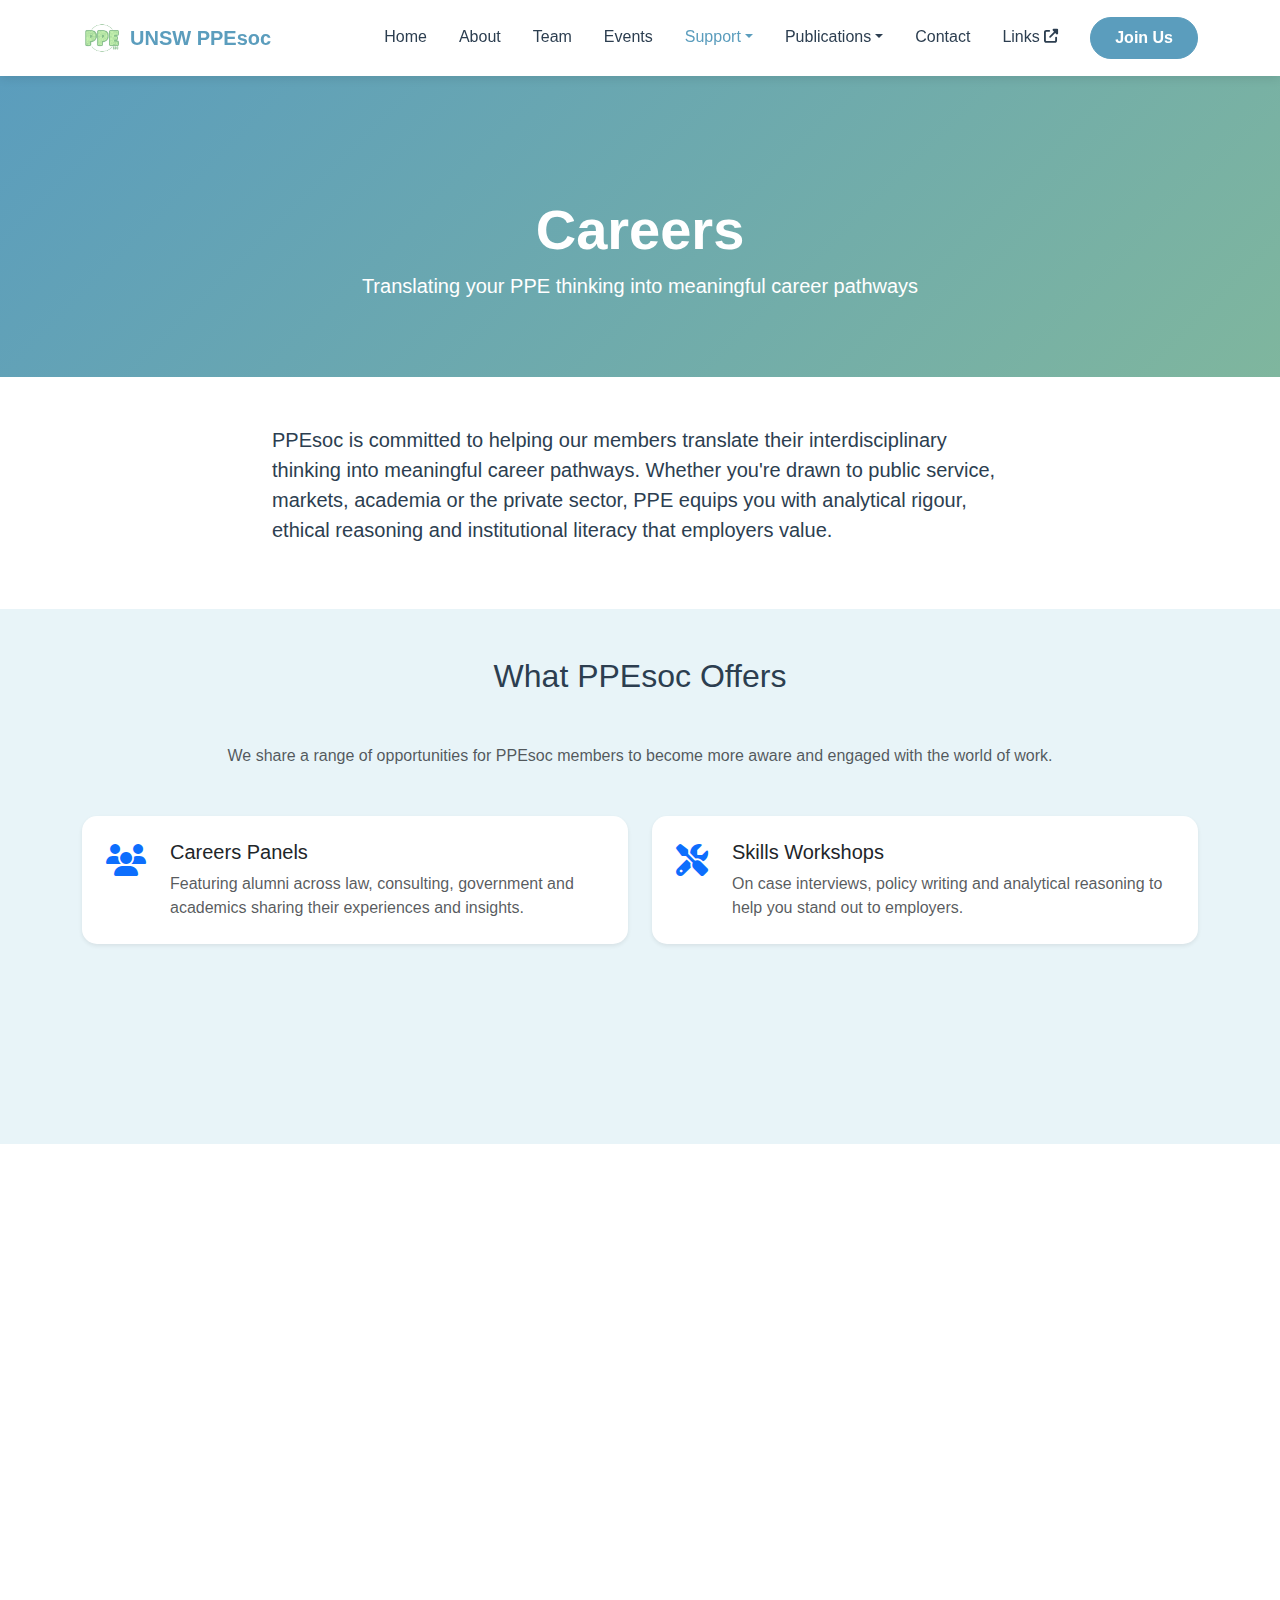
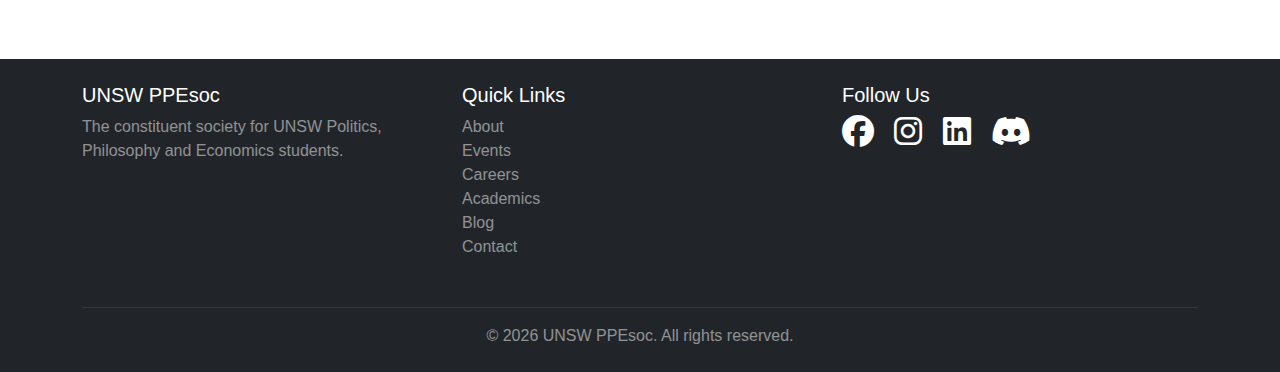
<file: careers.html>
<!DOCTYPE html>
<html lang="en">
<head>
    <meta charset="UTF-8">
    <meta name="viewport" content="width=device-width, initial-scale=1.0">
    <meta name="description" content="Careers support and jobs board for UNSW PPEsoc members">
    <title>Careers | UNSW PPEsoc</title>
    <link href="https://cdn.jsdelivr.net/npm/bootstrap@5.3.2/dist/css/bootstrap.min.css" rel="stylesheet">
    <link rel="stylesheet" href="https://cdnjs.cloudflare.com/ajax/libs/font-awesome/6.4.0/css/all.min.css">
    <link rel="stylesheet" href="css/style.css">
</head>
<body>
    <nav class="navbar navbar-expand-lg navbar-light fixed-top">
        <div class="container">
            <a class="navbar-brand" href="index.html">
                <img src="images/logo.jpg" alt="PPE Society Logo" height="50">
                <span class="ms-2">UNSW PPEsoc</span>
            </a>
            <button class="navbar-toggler" type="button" data-bs-toggle="collapse" data-bs-target="#navbarNav">
                <span class="navbar-toggler-icon"></span>
            </button>
            <div class="collapse navbar-collapse" id="navbarNav">
                <ul class="navbar-nav ms-auto">
                    <li class="nav-item"><a class="nav-link" href="index.html">Home</a></li>
                    <li class="nav-item"><a class="nav-link" href="about.html">About</a></li>
                    <li class="nav-item"><a class="nav-link" href="team.html">Team</a></li>
                    <li class="nav-item"><a class="nav-link" href="events.html">Events</a></li>
                    <li class="nav-item dropdown">
                        <a class="nav-link dropdown-toggle active" href="#" role="button" data-bs-toggle="dropdown">Support</a>
                        <ul class="dropdown-menu">
                            <li><a class="dropdown-item active" href="careers.html">Careers</a></li>
                            <li><a class="dropdown-item" href="academics.html">Academics</a></li>
                        </ul>
                    </li>
                    <li class="nav-item dropdown">
                        <a class="nav-link dropdown-toggle" href="#" role="button" data-bs-toggle="dropdown">Publications</a>
                        <ul class="dropdown-menu">
                            <li><a class="dropdown-item" href="blog.html">Blog</a></li>
                        </ul>
                    </li>
                    <li class="nav-item"><a class="nav-link" href="contact.html">Contact</a></li>
                    <li class="nav-item"><a class="nav-link" href="https://unswppesoc.carrd.co/" target="_blank">Links <i class="fas fa-external-link-alt fa-sm"></i></a></li>
                    <li class="nav-item"><a class="btn btn-primary ms-lg-3" href="https://campus.hellorubric.com/?tab=memberships&s=4943" target="_blank">Join Us</a></li>
                </ul>
            </div>
        </div>
    </nav>

    <section class="page-header">
        <div class="container">
            <h1 class="display-4 fw-bold">Careers</h1>
            <p class="lead">Translating your PPE thinking into meaningful career pathways</p>
        </div>
    </section>

    <!-- Careers Intro -->
    <section class="py-5">
        <div class="container">
            <div class="row">
                <div class="col-lg-8 mx-auto">
                    <p class="lead">PPEsoc is committed to helping our members translate their interdisciplinary thinking into meaningful career pathways. Whether you're drawn to public service, markets, academia or the private sector, PPE equips you with analytical rigour, ethical reasoning and institutional literacy that employers value.</p>
                </div>
            </div>
        </div>
    </section>

    <!-- What PPEsoc Offers -->
    <section class="py-5 bg-light">
        <div class="container">
            <h2 class="text-center mb-5">What PPEsoc Offers</h2>
            <p class="text-center text-muted mb-5">We share a range of opportunities for PPEsoc members to become more aware and engaged with the world of work.</p>
            <div class="row g-4">
                <div class="col-md-6">
                    <div class="card h-100 border-0 shadow-sm p-4">
                        <div class="d-flex align-items-start">
                            <i class="fas fa-users fa-2x text-primary me-4 mt-1"></i>
                            <div>
                                <h5>Careers Panels</h5>
                                <p class="text-muted mb-0">Featuring alumni across law, consulting, government and academics sharing their experiences and insights.</p>
                            </div>
                        </div>
                    </div>
                </div>
                <div class="col-md-6">
                    <div class="card h-100 border-0 shadow-sm p-4">
                        <div class="d-flex align-items-start">
                            <i class="fas fa-tools fa-2x text-primary me-4 mt-1"></i>
                            <div>
                                <h5>Skills Workshops</h5>
                                <p class="text-muted mb-0">On case interviews, policy writing and analytical reasoning to help you stand out to employers.</p>
                            </div>
                        </div>
                    </div>
                </div>
                <div class="col-md-6">
                    <div class="card h-100 border-0 shadow-sm p-4">
                        <div class="d-flex align-items-start">
                            <i class="fas fa-handshake fa-2x text-primary me-4 mt-1"></i>
                            <div>
                                <h5>Networking Nights</h5>
                                <p class="text-muted mb-0">Connect with industry professionals and build your network across the public and private sectors.</p>
                            </div>
                        </div>
                    </div>
                </div>
                <div class="col-md-6">
                    <div class="card h-100 border-0 shadow-sm p-4">
                        <div class="d-flex align-items-start">
                            <i class="fas fa-briefcase fa-2x text-primary me-4 mt-1"></i>
                            <div>
                                <h5>Internship & Opportunity Sharing</h5>
                                <p class="text-muted mb-0">Curated internship and job opportunities specifically relevant to PPE students and graduates.</p>
                            </div>
                        </div>
                    </div>
                </div>
            </div>
        </div>
    </section>

    <!-- Jobs Board -->
    <section class="py-5">
        <div class="container">
            <div class="row g-4">
                <div class="col-md-6">
                    <div class="card h-100 border-0 shadow text-center p-5">
                        <i class="fas fa-clipboard-list fa-4x text-primary mb-4"></i>
                        <h3>Careers Board</h3>
                        <p class="text-muted mb-4">Browse career resources, guides and advice curated for PPE students.</p>
                        <a href="#" class="btn btn-primary">Coming Soon</a>
                    </div>
                </div>
                <div class="col-md-6">
                    <div class="card h-100 border-0 shadow text-center p-5">
                        <i class="fas fa-search fa-4x text-primary mb-4"></i>
                        <h3>Jobs Board</h3>
                        <p class="text-muted mb-4">Find internships and graduate roles suited for PPE graduates across all sectors.</p>
                        <a href="#" class="btn btn-primary">Coming Soon</a>
                    </div>
                </div>
            </div>
        </div>
    </section>

    <footer class="bg-dark text-white py-4">
        <div class="container">
            <div class="row">
                <div class="col-md-4 mb-3">
                    <h5>UNSW PPEsoc</h5>
                    <p class="text-white-50">The constituent society for UNSW Politics, Philosophy and Economics students.</p>
                </div>
                <div class="col-md-4 mb-3">
                    <h5>Quick Links</h5>
                    <ul class="list-unstyled">
                        <li><a href="about.html" class="text-white-50">About</a></li>
                        <li><a href="events.html" class="text-white-50">Events</a></li>
                        <li><a href="careers.html" class="text-white-50">Careers</a></li>
                        <li><a href="academics.html" class="text-white-50">Academics</a></li>
                        <li><a href="blog.html" class="text-white-50">Blog</a></li>
                        <li><a href="contact.html" class="text-white-50">Contact</a></li>
                    </ul>
                </div>
                <div class="col-md-4 mb-3">
                    <h5>Follow Us</h5>
                    <div class="social-links">
                        <a href="https://www.facebook.com/UNSWPPESoc" target="_blank" class="text-white me-3"><i class="fab fa-facebook fa-2x"></i></a>
                        <a href="https://www.instagram.com/unswppesoc/" target="_blank" class="text-white me-3"><i class="fab fa-instagram fa-2x"></i></a>
                        <a href="https://www.linkedin.com/company/unsw-politics-philosophy-and-economics-society" target="_blank" class="text-white me-3"><i class="fab fa-linkedin fa-2x"></i></a>
                        <a href="https://discord.com/invite/vVJ84bCXz6" target="_blank" class="text-white"><i class="fab fa-discord fa-2x"></i></a>
                    </div>
                </div>
            </div>
            <hr class="border-secondary">
            <div class="text-center text-white-50">
                <p class="mb-0">&copy; 2026 UNSW PPEsoc. All rights reserved.</p>
            </div>
        </div>
    </footer>

    <script src="https://cdn.jsdelivr.net/npm/bootstrap@5.3.2/dist/js/bootstrap.bundle.min.js"></script>
    <script src="js/script.js"></script>
</body>
</html>
</file>
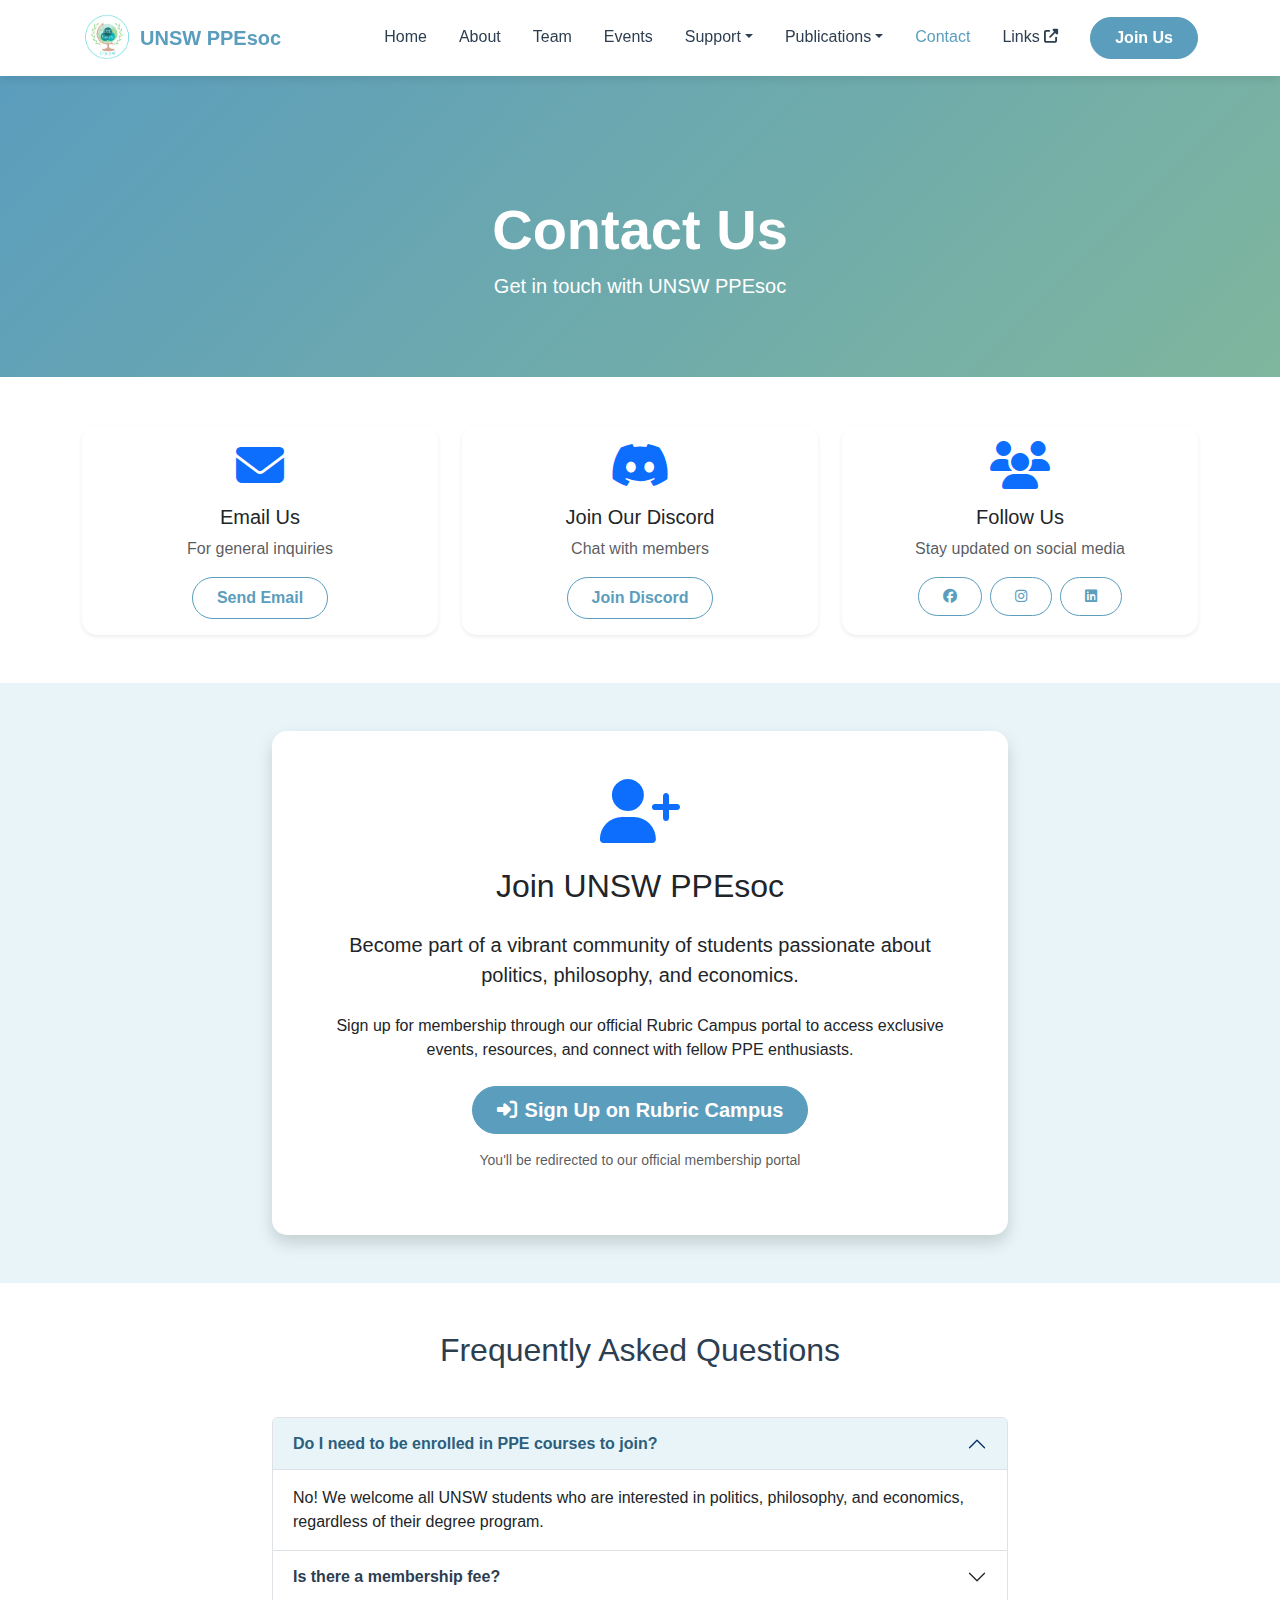
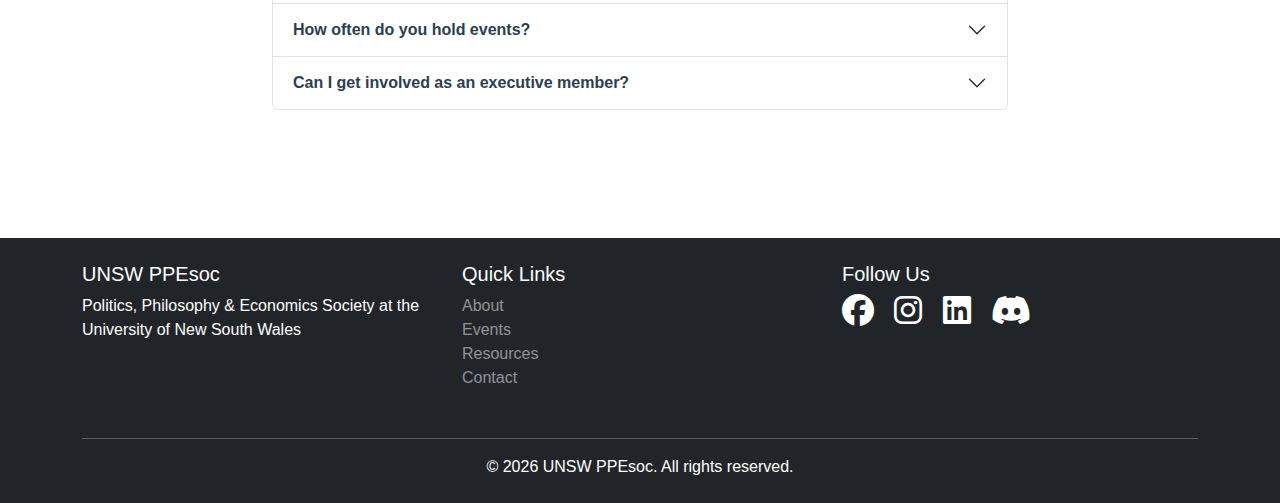
<file: contact.html>
<!DOCTYPE html>
<html lang="en">
<head>
    <meta charset="UTF-8">
    <meta name="viewport" content="width=device-width, initial-scale=1.0">
    <meta name="description" content="Contact UNSW PPEsoc and join our community">
    <title>Contact | UNSW PPEsoc</title>
    <link href="https://cdn.jsdelivr.net/npm/bootstrap@5.3.2/dist/css/bootstrap.min.css" rel="stylesheet">
    <link rel="stylesheet" href="https://cdnjs.cloudflare.com/ajax/libs/font-awesome/6.4.0/css/all.min.css">
    <link rel="stylesheet" href="css/style.css">
</head>
<body>
    <!-- Navigation -->
    <nav class="navbar navbar-expand-lg navbar-light fixed-top">
        <div class="container">
            <a class="navbar-brand" href="index.html">
                <img src="images/logo.png" alt="PPE Society Logo" height="50">
                <span class="ms-2">UNSW PPEsoc</span>
            </a>
            <button class="navbar-toggler" type="button" data-bs-toggle="collapse" data-bs-target="#navbarNav">
                <span class="navbar-toggler-icon"></span>
            </button>
            <div class="collapse navbar-collapse" id="navbarNav">
                <ul class="navbar-nav ms-auto">
                    <li class="nav-item"><a class="nav-link" href="index.html">Home</a></li>
                    <li class="nav-item"><a class="nav-link" href="about.html">About</a></li>
                    <li class="nav-item"><a class="nav-link" href="team.html">Team</a></li>
                    <li class="nav-item"><a class="nav-link" href="events.html">Events</a></li>
                    <li class="nav-item dropdown">
                        <a class="nav-link dropdown-toggle" href="#" role="button" data-bs-toggle="dropdown">Support</a>
                        <ul class="dropdown-menu">
                            <li><a class="dropdown-item" href="careers.html">Careers</a></li>
                            <li><a class="dropdown-item" href="academics.html">Academics</a></li>
                        </ul>
                    </li>
                    <li class="nav-item dropdown">
                        <a class="nav-link dropdown-toggle" href="#" role="button" data-bs-toggle="dropdown">Publications</a>
                        <ul class="dropdown-menu">
                            <li><a class="dropdown-item" href="blog.html">Blog</a></li>
                        </ul>
                    </li>
                    <li class="nav-item"><a class="nav-link active" href="contact.html">Contact</a></li>
                    <li class="nav-item"><a class="nav-link" href="https://unswppesoc.carrd.co/" target="_blank">Links <i class="fas fa-external-link-alt fa-sm"></i></a></li>
                    <li class="nav-item"><a class="btn btn-primary ms-lg-3" href="https://campus.hellorubric.com/?tab=memberships&s=4943" target="_blank">Join Us</a></li>
                </ul>
            </div>
        </div>
    </nav>

    <!-- Page Header -->
    <section class="page-header">
        <div class="container">
            <h1 class="display-4 fw-bold">Contact Us</h1>
            <p class="lead">Get in touch with UNSW PPEsoc</p>
        </div>
    </section>

    <!-- Contact Information -->
    <section class="py-5">
        <div class="container">
            <div class="row g-4">
                <div class="col-md-4">
                    <div class="card text-center h-100 border-0 shadow-sm">
                        <div class="card-body">
                            <i class="fas fa-envelope fa-3x text-primary mb-3"></i>
                            <h5>Email Us</h5>
                            <p class="text-muted">For general inquiries</p>
                            <a href="mailto:contact@unswppesoc.com" class="btn btn-outline-primary">Send Email</a>
                        </div>
                    </div>
                </div>
                <div class="col-md-4">
                    <div class="card text-center h-100 border-0 shadow-sm">
                        <div class="card-body">
                            <i class="fab fa-discord fa-3x text-primary mb-3"></i>
                            <h5>Join Our Discord</h5>
                            <p class="text-muted">Chat with members</p>
                            <a href="https://discord.com/invite/vVJ84bCXz6" target="_blank" class="btn btn-outline-primary">Join Discord</a>
                        </div>
                    </div>
                </div>
                <div class="col-md-4">
                    <div class="card text-center h-100 border-0 shadow-sm">
                        <div class="card-body">
                            <i class="fas fa-users fa-3x text-primary mb-3"></i>
                            <h5>Follow Us</h5>
                            <p class="text-muted">Stay updated on social media</p>
                            <div class="d-flex justify-content-center gap-2">
                                <a href="https://www.facebook.com/UNSWPPESoc" target="_blank" class="btn btn-outline-primary btn-sm">
                                    <i class="fab fa-facebook"></i>
                                </a>
                                <a href="https://www.instagram.com/unswppesoc/" target="_blank" class="btn btn-outline-primary btn-sm">
                                    <i class="fab fa-instagram"></i>
                                </a>
                                <a href="https://www.linkedin.com/company/unsw-politics-philosophy-and-economics-society" target="_blank" class="btn btn-outline-primary btn-sm">
                                    <i class="fab fa-linkedin"></i>
                                </a>
                            </div>
                        </div>
                    </div>
                </div>
            </div>
        </div>
    </section>

    <!-- Sign Up Section -->
    <section id="signup" class="py-5 bg-light">
        <div class="container">
            <div class="row">
                <div class="col-lg-8 mx-auto">
                    <div class="card border-0 shadow">
                        <div class="card-body p-5 text-center">
                            <i class="fas fa-user-plus fa-4x text-primary mb-4"></i>
                            <h2 class="mb-4">Join UNSW PPEsoc</h2>
                            <p class="lead mb-4">Become part of a vibrant community of students passionate about politics, philosophy, and economics.</p>
                            <p class="mb-4">Sign up for membership through our official Rubric Campus portal to access exclusive events, resources, and connect with fellow PPE enthusiasts.</p>
                            <a href="https://campus.hellorubric.com/?tab=memberships&s=4943" target="_blank" class="btn btn-primary btn-lg">
                                <i class="fas fa-sign-in-alt me-2"></i>Sign Up on Rubric Campus
                            </a>
                            <p class="text-muted mt-3 small">You'll be redirected to our official membership portal</p>
                        </div>
                    </div>
                </div>
            </div>
        </div>
    </section>

    <!-- FAQ Section -->
    <section class="py-5">
        <div class="container">
            <h2 class="text-center mb-5">Frequently Asked Questions</h2>
            <div class="row">
                <div class="col-lg-8 mx-auto">
                    <div class="accordion" id="faqAccordion">
                        <div class="accordion-item">
                            <h2 class="accordion-header">
                                <button class="accordion-button" type="button" data-bs-toggle="collapse" data-bs-target="#faq1">
                                    Do I need to be enrolled in PPE courses to join?
                                </button>
                            </h2>
                            <div id="faq1" class="accordion-collapse collapse show" data-bs-parent="#faqAccordion">
                                <div class="accordion-body">
                                    No! We welcome all UNSW students who are interested in politics, philosophy, and economics, regardless of their degree program.
                                </div>
                            </div>
                        </div>
                        <div class="accordion-item">
                            <h2 class="accordion-header">
                                <button class="accordion-button collapsed" type="button" data-bs-toggle="collapse" data-bs-target="#faq2">
                                    Is there a membership fee?
                                </button>
                            </h2>
                            <div id="faq2" class="accordion-collapse collapse" data-bs-parent="#faqAccordion">
                                <div class="accordion-body">
                                    No! Membership is completely free. Just sign up through our Rubric Campus portal and you'll have full access to all our events, resources, and community.
                                </div>
                            </div>
                        </div>
                        <div class="accordion-item">
                            <h2 class="accordion-header">
                                <button class="accordion-button collapsed" type="button" data-bs-toggle="collapse" data-bs-target="#faq3">
                                    How often do you hold events?
                                </button>
                            </h2>
                            <div id="faq3" class="accordion-collapse collapse" data-bs-parent="#faqAccordion">
                                <div class="accordion-body">
                                    We aim to hold regular events throughout the semester, including weekly discussions, guest lectures, and social events. Check our Events page for the latest schedule.
                                </div>
                            </div>
                        </div>
                        <div class="accordion-item">
                            <h2 class="accordion-header">
                                <button class="accordion-button collapsed" type="button" data-bs-toggle="collapse" data-bs-target="#faq4">
                                    Can I get involved as an executive member?
                                </button>
                            </h2>
                            <div id="faq4" class="accordion-collapse collapse" data-bs-parent="#faqAccordion">
                                <div class="accordion-body">
                                    Absolutely! We're always looking for passionate members to join our team. Contact us to learn about opportunities to contribute.
                                </div>
                            </div>
                        </div>
                    </div>
                </div>
            </div>
        </div>
    </section>

    <!-- Footer -->
    <footer class="bg-dark text-white py-4">
        <div class="container">
            <div class="row">
                <div class="col-md-4 mb-3">
                    <h5>UNSW PPEsoc</h5>
                    <p>Politics, Philosophy & Economics Society at the University of New South Wales</p>
                </div>
                <div class="col-md-4 mb-3">
                    <h5>Quick Links</h5>
                    <ul class="list-unstyled">
                        <li><a href="about.html" class="text-white-50">About</a></li>
                        <li><a href="events.html" class="text-white-50">Events</a></li>
                        <li><a href="resources.html" class="text-white-50">Resources</a></li>
                        <li><a href="contact.html" class="text-white-50">Contact</a></li>
                    </ul>
                </div>
                <div class="col-md-4 mb-3">
                    <h5>Follow Us</h5>
                    <div class="social-links">
                        <a href="https://www.facebook.com/UNSWPPESoc" target="_blank" class="text-white me-3">
                            <i class="fab fa-facebook fa-2x"></i>
                        </a>
                        <a href="https://www.instagram.com/unswppesoc/" target="_blank" class="text-white me-3">
                            <i class="fab fa-instagram fa-2x"></i>
                        </a>
                        <a href="https://www.linkedin.com/company/unsw-politics-philosophy-and-economics-society" target="_blank" class="text-white me-3">
                            <i class="fab fa-linkedin fa-2x"></i>
                        </a>
                        <a href="https://discord.com/invite/vVJ84bCXz6" target="_blank" class="text-white">
                            <i class="fab fa-discord fa-2x"></i>
                        </a>
                    </div>
                </div>
            </div>
            <hr class="bg-white">
            <div class="text-center">
                <p class="mb-0">&copy; 2026 UNSW PPEsoc. All rights reserved.</p>
            </div>
        </div>
    </footer>

    <script src="https://cdn.jsdelivr.net/npm/bootstrap@5.3.2/dist/js/bootstrap.bundle.min.js"></script>
    <script src="js/script.js"></script>
</body>
</html>
</file>
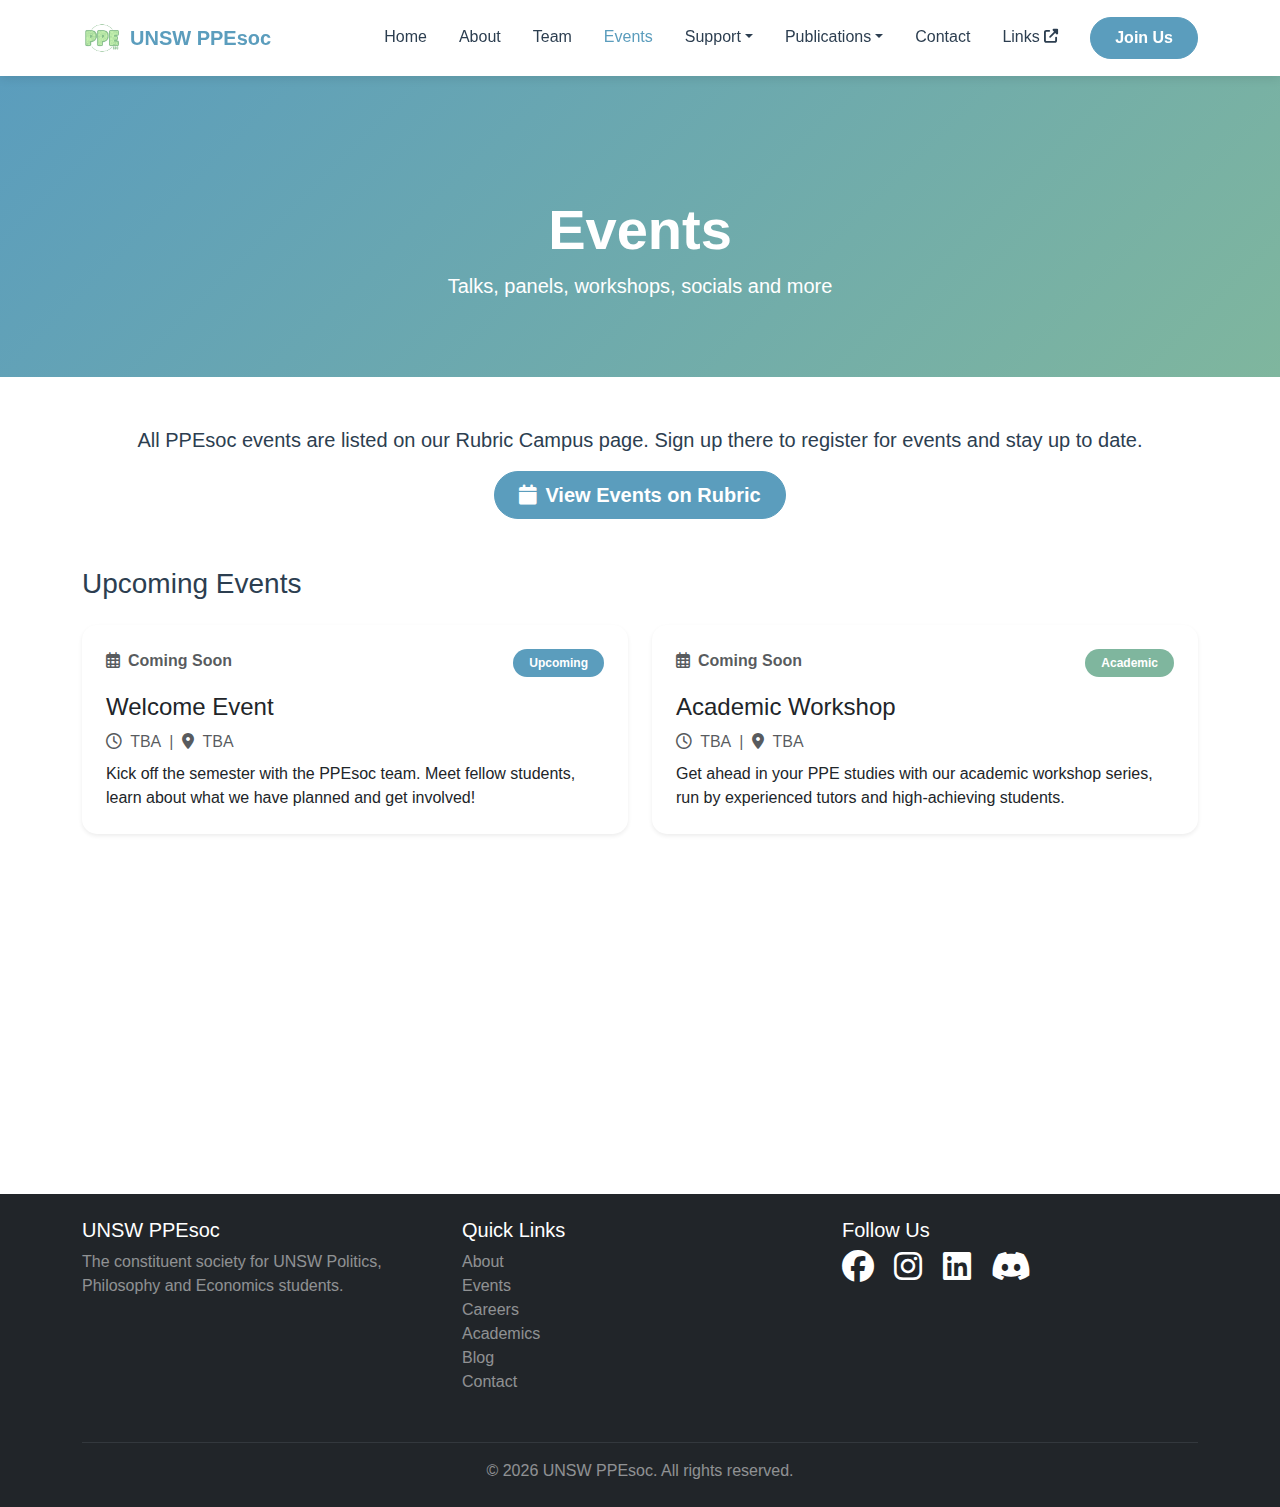
<file: events.html>
<!DOCTYPE html>
<html lang="en">
<head>
    <meta charset="UTF-8">
    <meta name="viewport" content="width=device-width, initial-scale=1.0">
    <meta name="description" content="Events - UNSW PPEsoc">
    <title>Events | UNSW PPEsoc</title>
    <link href="https://cdn.jsdelivr.net/npm/bootstrap@5.3.2/dist/css/bootstrap.min.css" rel="stylesheet">
    <link rel="stylesheet" href="https://cdnjs.cloudflare.com/ajax/libs/font-awesome/6.4.0/css/all.min.css">
    <link rel="stylesheet" href="css/style.css">
</head>
<body>
    <nav class="navbar navbar-expand-lg navbar-light fixed-top">
        <div class="container">
            <a class="navbar-brand" href="index.html">
                <img src="images/logo.jpg" alt="PPE Society Logo" height="50">
                <span class="ms-2">UNSW PPEsoc</span>
            </a>
            <button class="navbar-toggler" type="button" data-bs-toggle="collapse" data-bs-target="#navbarNav">
                <span class="navbar-toggler-icon"></span>
            </button>
            <div class="collapse navbar-collapse" id="navbarNav">
                <ul class="navbar-nav ms-auto">
                    <li class="nav-item"><a class="nav-link" href="index.html">Home</a></li>
                    <li class="nav-item"><a class="nav-link" href="about.html">About</a></li>
                    <li class="nav-item"><a class="nav-link" href="team.html">Team</a></li>
                    <li class="nav-item"><a class="nav-link active" href="events.html">Events</a></li>
                    <li class="nav-item dropdown">
                        <a class="nav-link dropdown-toggle" href="#" role="button" data-bs-toggle="dropdown">Support</a>
                        <ul class="dropdown-menu">
                            <li><a class="dropdown-item" href="careers.html">Careers</a></li>
                            <li><a class="dropdown-item" href="academics.html">Academics</a></li>
                        </ul>
                    </li>
                    <li class="nav-item dropdown">
                        <a class="nav-link dropdown-toggle" href="#" role="button" data-bs-toggle="dropdown">Publications</a>
                        <ul class="dropdown-menu">
                            <li><a class="dropdown-item" href="blog.html">Blog</a></li>
                        </ul>
                    </li>
                    <li class="nav-item"><a class="nav-link" href="contact.html">Contact</a></li>
                    <li class="nav-item"><a class="nav-link" href="https://unswppesoc.carrd.co/" target="_blank">Links <i class="fas fa-external-link-alt fa-sm"></i></a></li>
                    <li class="nav-item"><a class="btn btn-primary ms-lg-3" href="https://campus.hellorubric.com/?tab=memberships&s=4943" target="_blank">Join Us</a></li>
                </ul>
            </div>
        </div>
    </nav>

    <section class="page-header">
        <div class="container">
            <h1 class="display-4 fw-bold">Events</h1>
            <p class="lead">Talks, panels, workshops, socials and more</p>
        </div>
    </section>

    <section class="py-5">
        <div class="container">
            <div class="text-center mb-5">
                <p class="lead">All PPEsoc events are listed on our Rubric Campus page. Sign up there to register for events and stay up to date.</p>
                <a href="https://campus.hellorubric.com/?tab=memberships&s=4943" target="_blank" class="btn btn-primary btn-lg">
                    <i class="fas fa-calendar me-2"></i>View Events on Rubric
                </a>
            </div>

            <h3 class="mb-4">Upcoming Events</h3>
            <div class="row g-4">
                <div class="col-md-6">
                    <div class="card event-card h-100 border-0 shadow-sm">
                        <div class="card-body p-4">
                            <div class="d-flex justify-content-between align-items-start mb-3">
                                <div class="event-date text-muted"><i class="far fa-calendar-alt me-2"></i>Coming Soon</div>
                                <span class="badge bg-primary">Upcoming</span>
                            </div>
                            <h4 class="card-title">Welcome Event</h4>
                            <p class="text-muted mb-2"><i class="far fa-clock me-1"></i> TBA &nbsp;|&nbsp; <i class="fas fa-map-marker-alt me-1"></i> TBA</p>
                            <p class="card-text">Kick off the semester with the PPEsoc team. Meet fellow students, learn about what we have planned and get involved!</p>
                        </div>
                    </div>
                </div>
                <div class="col-md-6">
                    <div class="card event-card h-100 border-0 shadow-sm">
                        <div class="card-body p-4">
                            <div class="d-flex justify-content-between align-items-start mb-3">
                                <div class="event-date text-muted"><i class="far fa-calendar-alt me-2"></i>Coming Soon</div>
                                <span class="badge bg-success">Academic</span>
                            </div>
                            <h4 class="card-title">Academic Workshop</h4>
                            <p class="text-muted mb-2"><i class="far fa-clock me-1"></i> TBA &nbsp;|&nbsp; <i class="fas fa-map-marker-alt me-1"></i> TBA</p>
                            <p class="card-text">Get ahead in your PPE studies with our academic workshop series, run by experienced tutors and high-achieving students.</p>
                        </div>
                    </div>
                </div>
                <div class="col-md-6">
                    <div class="card event-card h-100 border-0 shadow-sm">
                        <div class="card-body p-4">
                            <div class="d-flex justify-content-between align-items-start mb-3">
                                <div class="event-date text-muted"><i class="far fa-calendar-alt me-2"></i>Coming Soon</div>
                                <span class="badge bg-warning text-dark">Careers</span>
                            </div>
                            <h4 class="card-title">Careers Panel</h4>
                            <p class="text-muted mb-2"><i class="far fa-clock me-1"></i> TBA &nbsp;|&nbsp; <i class="fas fa-map-marker-alt me-1"></i> TBA</p>
                            <p class="card-text">Hear from PPE alumni across law, consulting, government and academia about their career journeys and advice.</p>
                        </div>
                    </div>
                </div>
                <div class="col-md-6">
                    <div class="card event-card h-100 border-0 shadow-sm">
                        <div class="card-body p-4">
                            <div class="d-flex justify-content-between align-items-start mb-3">
                                <div class="event-date text-muted"><i class="far fa-calendar-alt me-2"></i>Coming Soon</div>
                                <span class="badge bg-info text-dark">Social</span>
                            </div>
                            <h4 class="card-title">PPEsoc Social</h4>
                            <p class="text-muted mb-2"><i class="far fa-clock me-1"></i> TBA &nbsp;|&nbsp; <i class="fas fa-map-marker-alt me-1"></i> TBA</p>
                            <p class="card-text">A relaxed social event to meet other PPE students and enjoy good conversation in a friendly environment.</p>
                        </div>
                    </div>
                </div>
            </div>
        </div>
    </section>

    <footer class="bg-dark text-white py-4">
        <div class="container">
            <div class="row">
                <div class="col-md-4 mb-3">
                    <h5>UNSW PPEsoc</h5>
                    <p class="text-white-50">The constituent society for UNSW Politics, Philosophy and Economics students.</p>
                </div>
                <div class="col-md-4 mb-3">
                    <h5>Quick Links</h5>
                    <ul class="list-unstyled">
                        <li><a href="about.html" class="text-white-50">About</a></li>
                        <li><a href="events.html" class="text-white-50">Events</a></li>
                        <li><a href="careers.html" class="text-white-50">Careers</a></li>
                        <li><a href="academics.html" class="text-white-50">Academics</a></li>
                        <li><a href="blog.html" class="text-white-50">Blog</a></li>
                        <li><a href="contact.html" class="text-white-50">Contact</a></li>
                    </ul>
                </div>
                <div class="col-md-4 mb-3">
                    <h5>Follow Us</h5>
                    <div class="social-links">
                        <a href="https://www.facebook.com/UNSWPPESoc" target="_blank" class="text-white me-3"><i class="fab fa-facebook fa-2x"></i></a>
                        <a href="https://www.instagram.com/unswppesoc/" target="_blank" class="text-white me-3"><i class="fab fa-instagram fa-2x"></i></a>
                        <a href="https://www.linkedin.com/company/unsw-politics-philosophy-and-economics-society" target="_blank" class="text-white me-3"><i class="fab fa-linkedin fa-2x"></i></a>
                        <a href="https://discord.com/invite/vVJ84bCXz6" target="_blank" class="text-white"><i class="fab fa-discord fa-2x"></i></a>
                    </div>
                </div>
            </div>
            <hr class="border-secondary">
            <div class="text-center text-white-50">
                <p class="mb-0">&copy; 2026 UNSW PPEsoc. All rights reserved.</p>
            </div>
        </div>
    </footer>

    <script src="https://cdn.jsdelivr.net/npm/bootstrap@5.3.2/dist/js/bootstrap.bundle.min.js"></script>
    <script src="js/script.js"></script>
</body>
</html>
</file>
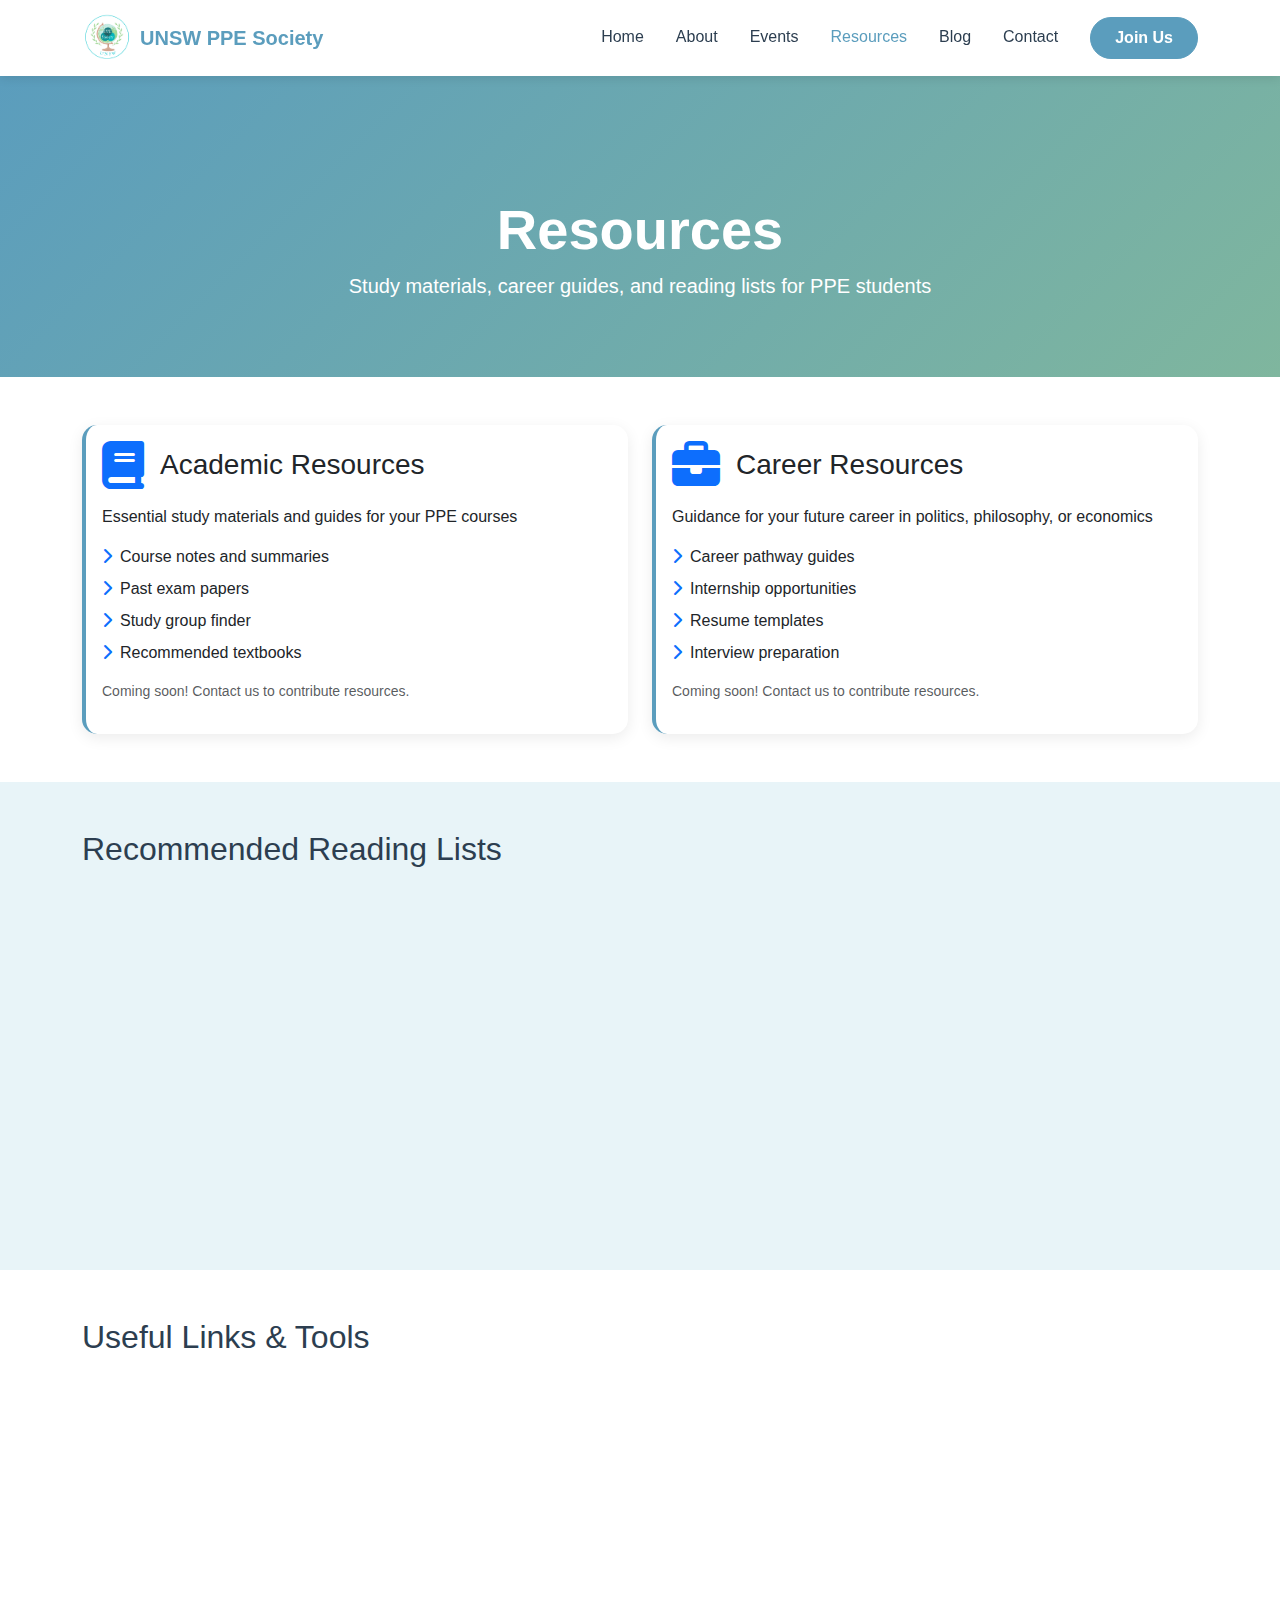
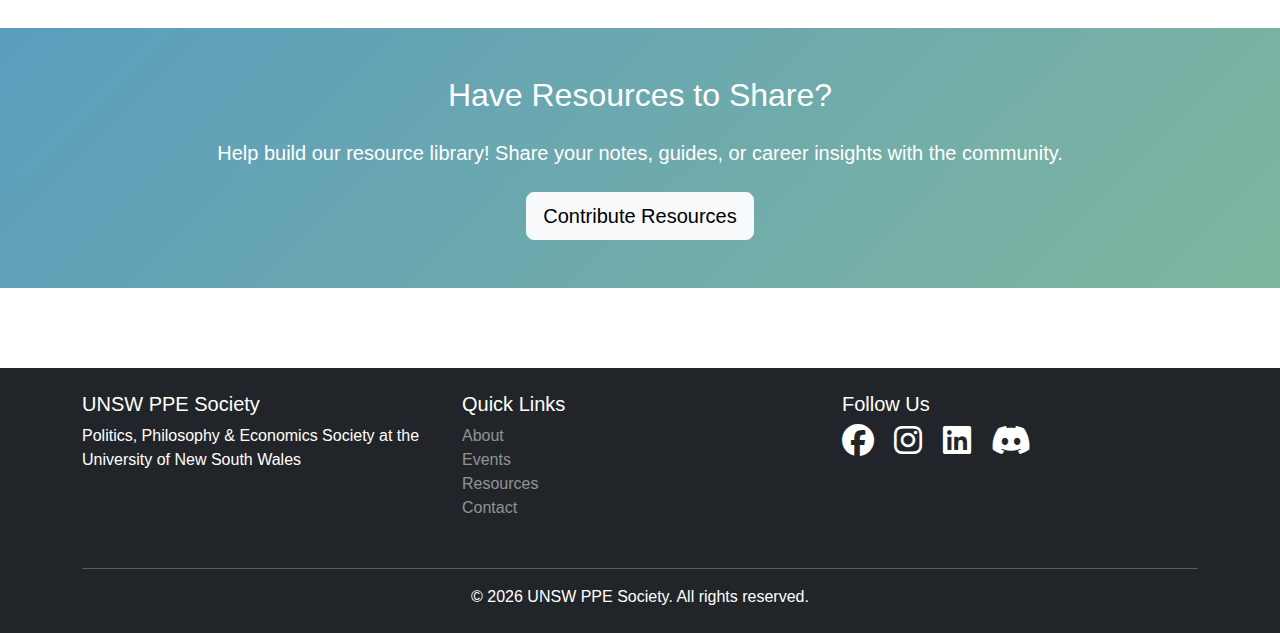
<file: resources.html>
<!DOCTYPE html>
<html lang="en">
<head>
    <meta charset="UTF-8">
    <meta name="viewport" content="width=device-width, initial-scale=1.0">
    <meta name="description" content="Study guides, reading lists, and career resources for PPE students">
    <title>Resources | UNSW PPE Society</title>
    <link href="https://cdn.jsdelivr.net/npm/bootstrap@5.3.2/dist/css/bootstrap.min.css" rel="stylesheet">
    <link rel="stylesheet" href="https://cdnjs.cloudflare.com/ajax/libs/font-awesome/6.4.0/css/all.min.css">
    <link rel="stylesheet" href="css/style.css">
</head>
<body>
    <!-- Navigation -->
    <nav class="navbar navbar-expand-lg navbar-light fixed-top">
        <div class="container">
            <a class="navbar-brand" href="index.html">
                <img src="images/logo.png" alt="PPE Society Logo" height="50">
                <span class="ms-2">UNSW PPE Society</span>
            </a>
            <button class="navbar-toggler" type="button" data-bs-toggle="collapse" data-bs-target="#navbarNav">
                <span class="navbar-toggler-icon"></span>
            </button>
            <div class="collapse navbar-collapse" id="navbarNav">
                <ul class="navbar-nav ms-auto">
                    <li class="nav-item">
                        <a class="nav-link" href="index.html">Home</a>
                    </li>
                    <li class="nav-item">
                        <a class="nav-link" href="about.html">About</a>
                    </li>
                    <li class="nav-item">
                        <a class="nav-link" href="events.html">Events</a>
                    </li>
                    <li class="nav-item">
                        <a class="nav-link active" href="resources.html">Resources</a>
                    </li>
                    <li class="nav-item">
                        <a class="nav-link" href="blog.html">Blog</a>
                    </li>
                    <li class="nav-item">
                        <a class="nav-link" href="contact.html">Contact</a>
                    </li>
                    <li class="nav-item">
                        <a class="btn btn-primary ms-lg-3" href="contact.html#signup">Join Us</a>
                    </li>
                </ul>
            </div>
        </div>
    </nav>

    <!-- Page Header -->
    <section class="page-header">
        <div class="container">
            <h1 class="display-4 fw-bold">Resources</h1>
            <p class="lead">Study materials, career guides, and reading lists for PPE students</p>
        </div>
    </section>

    <!-- Resource Categories -->
    <section class="py-5">
        <div class="container">
            <div class="row g-4">
                <!-- Academic Resources -->
                <div class="col-md-6">
                    <div class="card h-100 resource-card">
                        <div class="card-body">
                            <div class="d-flex align-items-center mb-3">
                                <i class="fas fa-book fa-3x text-primary me-3"></i>
                                <h3 class="mb-0">Academic Resources</h3>
                            </div>
                            <p>Essential study materials and guides for your PPE courses</p>
                            <ul class="list-unstyled">
                                <li class="mb-2"><i class="fas fa-chevron-right text-primary me-2"></i>Course notes and summaries</li>
                                <li class="mb-2"><i class="fas fa-chevron-right text-primary me-2"></i>Past exam papers</li>
                                <li class="mb-2"><i class="fas fa-chevron-right text-primary me-2"></i>Study group finder</li>
                                <li class="mb-2"><i class="fas fa-chevron-right text-primary me-2"></i>Recommended textbooks</li>
                            </ul>
                            <p class="text-muted small">Coming soon! Contact us to contribute resources.</p>
                        </div>
                    </div>
                </div>

                <!-- Career Resources -->
                <div class="col-md-6">
                    <div class="card h-100 resource-card">
                        <div class="card-body">
                            <div class="d-flex align-items-center mb-3">
                                <i class="fas fa-briefcase fa-3x text-primary me-3"></i>
                                <h3 class="mb-0">Career Resources</h3>
                            </div>
                            <p>Guidance for your future career in politics, philosophy, or economics</p>
                            <ul class="list-unstyled">
                                <li class="mb-2"><i class="fas fa-chevron-right text-primary me-2"></i>Career pathway guides</li>
                                <li class="mb-2"><i class="fas fa-chevron-right text-primary me-2"></i>Internship opportunities</li>
                                <li class="mb-2"><i class="fas fa-chevron-right text-primary me-2"></i>Resume templates</li>
                                <li class="mb-2"><i class="fas fa-chevron-right text-primary me-2"></i>Interview preparation</li>
                            </ul>
                            <p class="text-muted small">Coming soon! Contact us to contribute resources.</p>
                        </div>
                    </div>
                </div>
            </div>
        </div>
    </section>

    <!-- Reading Lists -->
    <section class="py-5 bg-light">
        <div class="container">
            <h2 class="mb-4">Recommended Reading Lists</h2>
            <div class="row g-4">
                <div class="col-md-4">
                    <div class="card h-100">
                        <div class="card-header bg-primary text-white">
                            <h5 class="mb-0"><i class="fas fa-landmark me-2"></i>Politics</h5>
                        </div>
                        <div class="card-body">
                            <ul class="list-unstyled">
                                <li class="mb-3">
                                    <strong>"The Prince"</strong><br>
                                    <small class="text-muted">by Niccolò Machiavelli</small>
                                </li>
                                <li class="mb-3">
                                    <strong>"Democracy in America"</strong><br>
                                    <small class="text-muted">by Alexis de Tocqueville</small>
                                </li>
                                <li class="mb-3">
                                    <strong>"The Origins of Totalitarianism"</strong><br>
                                    <small class="text-muted">by Hannah Arendt</small>
                                </li>
                                <li class="mb-3">
                                    <strong>"Why Nations Fail"</strong><br>
                                    <small class="text-muted">by Acemoglu & Robinson</small>
                                </li>
                            </ul>
                        </div>
                    </div>
                </div>

                <div class="col-md-4">
                    <div class="card h-100">
                        <div class="card-header bg-primary text-white">
                            <h5 class="mb-0"><i class="fas fa-brain me-2"></i>Philosophy</h5>
                        </div>
                        <div class="card-body">
                            <ul class="list-unstyled">
                                <li class="mb-3">
                                    <strong>"The Republic"</strong><br>
                                    <small class="text-muted">by Plato</small>
                                </li>
                                <li class="mb-3">
                                    <strong>"Meditations"</strong><br>
                                    <small class="text-muted">by Marcus Aurelius</small>
                                </li>
                                <li class="mb-3">
                                    <strong>"Justice: What's the Right Thing to Do?"</strong><br>
                                    <small class="text-muted">by Michael Sandel</small>
                                </li>
                                <li class="mb-3">
                                    <strong>"The Problems of Philosophy"</strong><br>
                                    <small class="text-muted">by Bertrand Russell</small>
                                </li>
                            </ul>
                        </div>
                    </div>
                </div>

                <div class="col-md-4">
                    <div class="card h-100">
                        <div class="card-header bg-primary text-white">
                            <h5 class="mb-0"><i class="fas fa-chart-line me-2"></i>Economics</h5>
                        </div>
                        <div class="card-body">
                            <ul class="list-unstyled">
                                <li class="mb-3">
                                    <strong>"Freakonomics"</strong><br>
                                    <small class="text-muted">by Levitt & Dubner</small>
                                </li>
                                <li class="mb-3">
                                    <strong>"Thinking, Fast and Slow"</strong><br>
                                    <small class="text-muted">by Daniel Kahneman</small>
                                </li>
                                <li class="mb-3">
                                    <strong>"Capital in the Twenty-First Century"</strong><br>
                                    <small class="text-muted">by Thomas Piketty</small>
                                </li>
                                <li class="mb-3">
                                    <strong>"The Wealth of Nations"</strong><br>
                                    <small class="text-muted">by Adam Smith</small>
                                </li>
                            </ul>
                        </div>
                    </div>
                </div>
            </div>
        </div>
    </section>

    <!-- Useful Links -->
    <section class="py-5">
        <div class="container">
            <h2 class="mb-4">Useful Links & Tools</h2>
            <div class="row g-4">
                <div class="col-md-6">
                    <div class="card">
                        <div class="card-body">
                            <h5 class="card-title"><i class="fas fa-graduation-cap text-primary me-2"></i>Academic Journals</h5>
                            <ul class="list-styled">
                                <li><a href="https://plato.stanford.edu/" target="_blank">Stanford Encyclopedia of Philosophy</a></li>
                                <li><a href="https://www.jstor.org/" target="_blank">JSTOR</a></li>
                                <li><a href="https://scholar.google.com/" target="_blank">Google Scholar</a></li>
                            </ul>
                        </div>
                    </div>
                </div>
                <div class="col-md-6">
                    <div class="card">
                        <div class="card-body">
                            <h5 class="card-title"><i class="fas fa-newspaper text-primary me-2"></i>News & Analysis</h5>
                            <ul class="list-styled">
                                <li><a href="https://www.economist.com/" target="_blank">The Economist</a></li>
                                <li><a href="https://www.ft.com/" target="_blank">Financial Times</a></li>
                                <li><a href="https://www.theconversation.com/" target="_blank">The Conversation</a></li>
                            </ul>
                        </div>
                    </div>
                </div>
            </div>
        </div>
    </section>

    <!-- Contribute Section -->
    <section class="py-5 bg-primary text-white">
        <div class="container text-center">
            <h2 class="mb-4">Have Resources to Share?</h2>
            <p class="lead mb-4">Help build our resource library! Share your notes, guides, or career insights with the community.</p>
            <a href="contact.html" class="btn btn-light btn-lg">Contribute Resources</a>
        </div>
    </section>

    <!-- Footer -->
    <footer class="bg-dark text-white py-4">
        <div class="container">
            <div class="row">
                <div class="col-md-4 mb-3">
                    <h5>UNSW PPE Society</h5>
                    <p>Politics, Philosophy & Economics Society at the University of New South Wales</p>
                </div>
                <div class="col-md-4 mb-3">
                    <h5>Quick Links</h5>
                    <ul class="list-unstyled">
                        <li><a href="about.html" class="text-white-50">About</a></li>
                        <li><a href="events.html" class="text-white-50">Events</a></li>
                        <li><a href="resources.html" class="text-white-50">Resources</a></li>
                        <li><a href="contact.html" class="text-white-50">Contact</a></li>
                    </ul>
                </div>
                <div class="col-md-4 mb-3">
                    <h5>Follow Us</h5>
                    <div class="social-links">
                        <a href="https://www.facebook.com/UNSWPPESoc" target="_blank" class="text-white me-3">
                            <i class="fab fa-facebook fa-2x"></i>
                        </a>
                        <a href="https://www.instagram.com/unswppesoc/" target="_blank" class="text-white me-3">
                            <i class="fab fa-instagram fa-2x"></i>
                        </a>
                        <a href="https://www.linkedin.com/company/unsw-politics-philosophy-and-economics-society" target="_blank" class="text-white me-3">
                            <i class="fab fa-linkedin fa-2x"></i>
                        </a>
                        <a href="https://discord.com/invite/vVJ84bCXz6" target="_blank" class="text-white">
                            <i class="fab fa-discord fa-2x"></i>
                        </a>
                    </div>
                </div>
            </div>
            <hr class="bg-white">
            <div class="text-center">
                <p class="mb-0">&copy; 2026 UNSW PPE Society. All rights reserved.</p>
            </div>
        </div>
    </footer>

    <script src="https://cdn.jsdelivr.net/npm/bootstrap@5.3.2/dist/js/bootstrap.bundle.min.js"></script>
    <script src="js/script.js"></script>
</body>
</html>
</file>
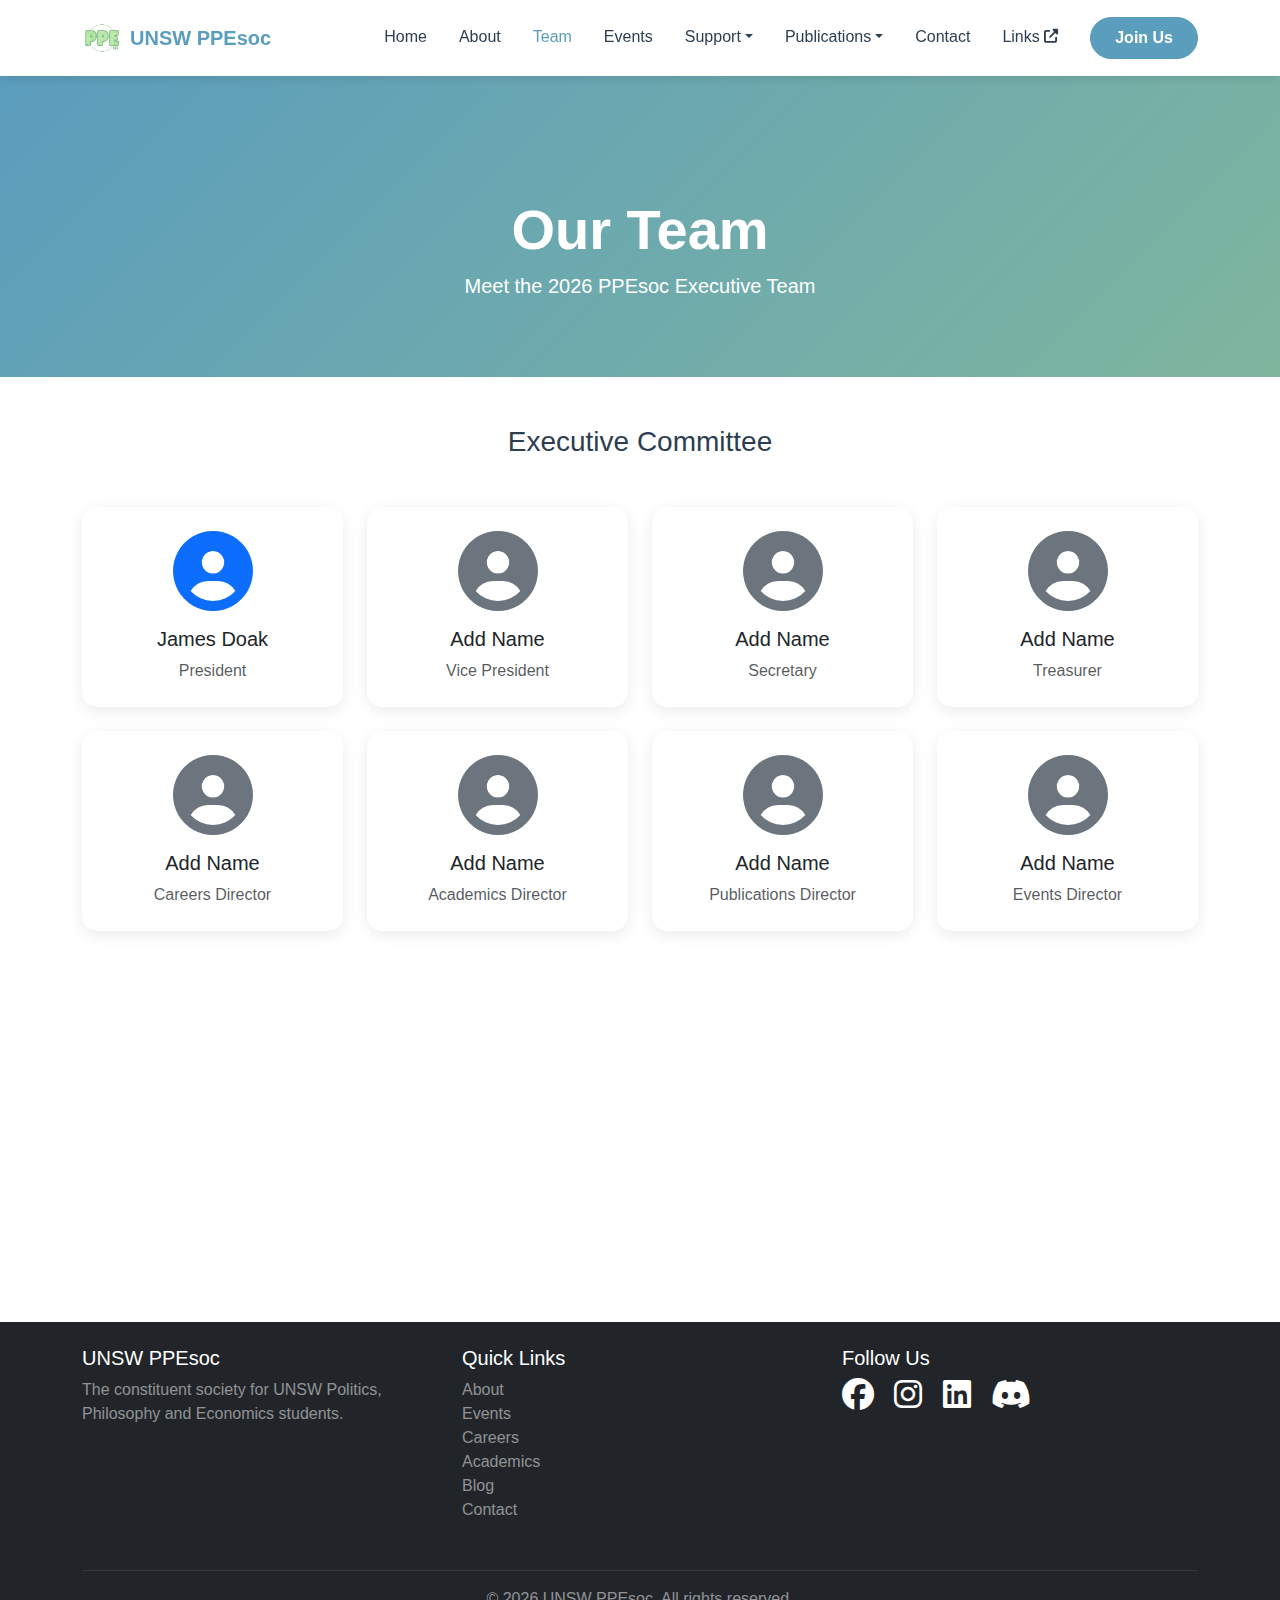
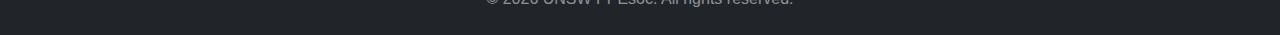
<file: team.html>
<!DOCTYPE html>
<html lang="en">
<head>
    <meta charset="UTF-8">
    <meta name="viewport" content="width=device-width, initial-scale=1.0">
    <meta name="description" content="Meet the UNSW PPEsoc Executive Team">
    <title>Team | UNSW PPEsoc</title>
    <link href="https://cdn.jsdelivr.net/npm/bootstrap@5.3.2/dist/css/bootstrap.min.css" rel="stylesheet">
    <link rel="stylesheet" href="https://cdnjs.cloudflare.com/ajax/libs/font-awesome/6.4.0/css/all.min.css">
    <link rel="stylesheet" href="css/style.css">
</head>
<body>
    <nav class="navbar navbar-expand-lg navbar-light fixed-top">
        <div class="container">
            <a class="navbar-brand" href="index.html">
                <img src="images/logo.jpg" alt="PPE Society Logo" height="50">
                <span class="ms-2">UNSW PPEsoc</span>
            </a>
            <button class="navbar-toggler" type="button" data-bs-toggle="collapse" data-bs-target="#navbarNav">
                <span class="navbar-toggler-icon"></span>
            </button>
            <div class="collapse navbar-collapse" id="navbarNav">
                <ul class="navbar-nav ms-auto">
                    <li class="nav-item"><a class="nav-link" href="index.html">Home</a></li>
                    <li class="nav-item"><a class="nav-link" href="about.html">About</a></li>
                    <li class="nav-item"><a class="nav-link active" href="team.html">Team</a></li>
                    <li class="nav-item"><a class="nav-link" href="events.html">Events</a></li>
                    <li class="nav-item dropdown">
                        <a class="nav-link dropdown-toggle" href="#" role="button" data-bs-toggle="dropdown">Support</a>
                        <ul class="dropdown-menu">
                            <li><a class="dropdown-item" href="careers.html">Careers</a></li>
                            <li><a class="dropdown-item" href="academics.html">Academics</a></li>
                        </ul>
                    </li>
                    <li class="nav-item dropdown">
                        <a class="nav-link dropdown-toggle" href="#" role="button" data-bs-toggle="dropdown">Publications</a>
                        <ul class="dropdown-menu">
                            <li><a class="dropdown-item" href="blog.html">Blog</a></li>
                        </ul>
                    </li>
                    <li class="nav-item"><a class="nav-link" href="contact.html">Contact</a></li>
                    <li class="nav-item"><a class="nav-link" href="https://unswppesoc.carrd.co/" target="_blank">Links <i class="fas fa-external-link-alt fa-sm"></i></a></li>
                    <li class="nav-item"><a class="btn btn-primary ms-lg-3" href="https://campus.hellorubric.com/?tab=memberships&s=4943" target="_blank">Join Us</a></li>
                </ul>
            </div>
        </div>
    </nav>

    <section class="page-header">
        <div class="container">
            <h1 class="display-4 fw-bold">Our Team</h1>
            <p class="lead">Meet the 2026 PPEsoc Executive Team</p>
        </div>
    </section>

    <section class="py-5">
        <div class="container">
            <!-- President -->
            <h3 class="text-center mb-5">Executive Committee</h3>
            <div class="row g-4 justify-content-center">
                <div class="col-md-3">
                    <div class="card team-card text-center h-100">
                        <div class="card-body p-4">
                            <div class="team-avatar mb-3">
                                <i class="fas fa-user-circle fa-5x text-primary"></i>
                            </div>
                            <h5 class="card-title">James Doak</h5>
                            <p class="text-muted mb-0">President</p>
                        </div>
                    </div>
                </div>
                <div class="col-md-3">
                    <div class="card team-card text-center h-100">
                        <div class="card-body p-4">
                            <div class="team-avatar mb-3">
                                <i class="fas fa-user-circle fa-5x text-secondary"></i>
                            </div>
                            <h5 class="card-title">Add Name</h5>
                            <p class="text-muted mb-0">Vice President</p>
                        </div>
                    </div>
                </div>
                <div class="col-md-3">
                    <div class="card team-card text-center h-100">
                        <div class="card-body p-4">
                            <div class="team-avatar mb-3">
                                <i class="fas fa-user-circle fa-5x text-secondary"></i>
                            </div>
                            <h5 class="card-title">Add Name</h5>
                            <p class="text-muted mb-0">Secretary</p>
                        </div>
                    </div>
                </div>
                <div class="col-md-3">
                    <div class="card team-card text-center h-100">
                        <div class="card-body p-4">
                            <div class="team-avatar mb-3">
                                <i class="fas fa-user-circle fa-5x text-secondary"></i>
                            </div>
                            <h5 class="card-title">Add Name</h5>
                            <p class="text-muted mb-0">Treasurer</p>
                        </div>
                    </div>
                </div>
                <div class="col-md-3">
                    <div class="card team-card text-center h-100">
                        <div class="card-body p-4">
                            <div class="team-avatar mb-3">
                                <i class="fas fa-user-circle fa-5x text-secondary"></i>
                            </div>
                            <h5 class="card-title">Add Name</h5>
                            <p class="text-muted mb-0">Careers Director</p>
                        </div>
                    </div>
                </div>
                <div class="col-md-3">
                    <div class="card team-card text-center h-100">
                        <div class="card-body p-4">
                            <div class="team-avatar mb-3">
                                <i class="fas fa-user-circle fa-5x text-secondary"></i>
                            </div>
                            <h5 class="card-title">Add Name</h5>
                            <p class="text-muted mb-0">Academics Director</p>
                        </div>
                    </div>
                </div>
                <div class="col-md-3">
                    <div class="card team-card text-center h-100">
                        <div class="card-body p-4">
                            <div class="team-avatar mb-3">
                                <i class="fas fa-user-circle fa-5x text-secondary"></i>
                            </div>
                            <h5 class="card-title">Add Name</h5>
                            <p class="text-muted mb-0">Publications Director</p>
                        </div>
                    </div>
                </div>
                <div class="col-md-3">
                    <div class="card team-card text-center h-100">
                        <div class="card-body p-4">
                            <div class="team-avatar mb-3">
                                <i class="fas fa-user-circle fa-5x text-secondary"></i>
                            </div>
                            <h5 class="card-title">Add Name</h5>
                            <p class="text-muted mb-0">Events Director</p>
                        </div>
                    </div>
                </div>
            </div>

            <!-- Join the Team -->
            <div class="text-center mt-5">
                <div class="card border-0 shadow-sm p-5">
                    <h4>Want to Join the Team?</h4>
                    <p class="text-muted">We recruit new executive members at the start of each year. Follow our social media for announcements!</p>
                    <a href="https://www.instagram.com/unswppesoc/" target="_blank" class="btn btn-outline-primary">
                        <i class="fab fa-instagram me-2"></i>Follow us for updates
                    </a>
                </div>
            </div>
        </div>
    </section>

    <footer class="bg-dark text-white py-4">
        <div class="container">
            <div class="row">
                <div class="col-md-4 mb-3">
                    <h5>UNSW PPEsoc</h5>
                    <p class="text-white-50">The constituent society for UNSW Politics, Philosophy and Economics students.</p>
                </div>
                <div class="col-md-4 mb-3">
                    <h5>Quick Links</h5>
                    <ul class="list-unstyled">
                        <li><a href="about.html" class="text-white-50">About</a></li>
                        <li><a href="events.html" class="text-white-50">Events</a></li>
                        <li><a href="careers.html" class="text-white-50">Careers</a></li>
                        <li><a href="academics.html" class="text-white-50">Academics</a></li>
                        <li><a href="blog.html" class="text-white-50">Blog</a></li>
                        <li><a href="contact.html" class="text-white-50">Contact</a></li>
                    </ul>
                </div>
                <div class="col-md-4 mb-3">
                    <h5>Follow Us</h5>
                    <div class="social-links">
                        <a href="https://www.facebook.com/UNSWPPESoc" target="_blank" class="text-white me-3"><i class="fab fa-facebook fa-2x"></i></a>
                        <a href="https://www.instagram.com/unswppesoc/" target="_blank" class="text-white me-3"><i class="fab fa-instagram fa-2x"></i></a>
                        <a href="https://www.linkedin.com/company/unsw-politics-philosophy-and-economics-society" target="_blank" class="text-white me-3"><i class="fab fa-linkedin fa-2x"></i></a>
                        <a href="https://discord.com/invite/vVJ84bCXz6" target="_blank" class="text-white"><i class="fab fa-discord fa-2x"></i></a>
                    </div>
                </div>
            </div>
            <hr class="border-secondary">
            <div class="text-center text-white-50">
                <p class="mb-0">&copy; 2026 UNSW PPEsoc. All rights reserved.</p>
            </div>
        </div>
    </footer>

    <script src="https://cdn.jsdelivr.net/npm/bootstrap@5.3.2/dist/js/bootstrap.bundle.min.js"></script>
    <script src="js/script.js"></script>
</body>
</html>
</file>
<file: css/style.css>
/* Color Scheme based on logo: Blues, Greens, and Gold accents */
:root {
    --primary-blue: #5B9DBD;
    --secondary-green: #7FB69E;
    --gold-accent: #F4C430;
    --dark-blue: #2C5F7C;
    --light-blue: #E8F4F8;
    --text-dark: #2C3E50;
}

/* Global Styles */
body {
    font-family: 'Segoe UI', Tahoma, Geneva, Verdana, sans-serif;
    color: var(--text-dark);
    padding-top: 76px;
}

/* Navigation */
.navbar {
    background-color: white !important;
    box-shadow: 0 2px 10px rgba(0,0,0,0.1);
    transition: all 0.3s ease;
}

.navbar-brand {
    font-weight: bold;
    color: var(--primary-blue) !important;
    display: flex;
    align-items: center;
}

.navbar-brand img {
    border-radius: 50%;
}

.nav-link {
    color: var(--text-dark) !important;
    font-weight: 500;
    padding: 0.5rem 1rem !important;
    transition: color 0.3s ease;
}

.nav-link:hover,
.nav-link.active {
    color: var(--primary-blue) !important;
}

.btn-primary {
    background-color: var(--primary-blue);
    border-color: var(--primary-blue);
    padding: 0.5rem 1.5rem;
    border-radius: 25px;
    font-weight: 600;
    transition: all 0.3s ease;
}

.btn-primary:hover {
    background-color: var(--dark-blue);
    border-color: var(--dark-blue);
    transform: translateY(-2px);
    box-shadow: 0 4px 12px rgba(91, 157, 189, 0.4);
}

.btn-outline-primary {
    color: var(--primary-blue);
    border-color: var(--primary-blue);
    border-radius: 25px;
    padding: 0.5rem 1.5rem;
    font-weight: 600;
    transition: all 0.3s ease;
}

.btn-outline-primary:hover {
    background-color: var(--primary-blue);
    border-color: var(--primary-blue);
    transform: translateY(-2px);
}

/* Hero Section */
.hero {
    background: linear-gradient(135deg, var(--light-blue) 0%, #ffffff 100%);
    padding: 100px 0 80px;
    min-height: 70vh;
    display: flex;
    align-items: center;
}

.hero h1 {
    color: var(--dark-blue);
}

.hero .lead {
    color: var(--text-dark);
    font-size: 1.3rem;
}

.hero-logo {
    max-width: 400px;
    animation: float 3s ease-in-out infinite;
}

@keyframes float {
    0%, 100% {
        transform: translateY(0px);
    }
    50% {
        transform: translateY(-20px);
    }
}

/* Page Header */
.page-header {
    background: linear-gradient(135deg, var(--primary-blue) 0%, var(--secondary-green) 100%);
    color: white;
    padding: 120px 0 60px;
    text-align: center;
}

/* Cards */
.card {
    border: none;
    border-radius: 15px;
    transition: transform 0.3s ease, box-shadow 0.3s ease;
}

.card:hover {
    transform: translateY(-5px);
    box-shadow: 0 10px 30px rgba(0,0,0,0.15);
}

.event-card {
    background: white;
    box-shadow: 0 4px 15px rgba(0,0,0,0.08);
}

.event-date {
    color: var(--primary-blue);
    font-weight: 600;
}

.blog-card {
    box-shadow: 0 4px 15px rgba(0,0,0,0.08);
}

.team-card {
    box-shadow: 0 4px 15px rgba(0,0,0,0.08);
    transition: all 0.3s ease;
}

.team-card:hover {
    border-color: var(--primary-blue);
}

.team-avatar {
    color: var(--primary-blue);
}

.resource-card {
    box-shadow: 0 4px 15px rgba(0,0,0,0.08);
    border-left: 4px solid var(--primary-blue);
}

/* Badges */
.badge {
    padding: 0.5rem 1rem;
    border-radius: 20px;
    font-weight: 600;
}

.bg-primary {
    background-color: var(--primary-blue) !important;
}

.bg-success {
    background-color: var(--secondary-green) !important;
}

/* Sections */
section {
    padding: 60px 0;
}

.bg-light {
    background-color: var(--light-blue) !important;
}

.bg-primary.text-white {
    background: linear-gradient(135deg, var(--primary-blue) 0%, var(--secondary-green) 100%) !important;
}

/* Lists */
.list-styled {
    list-style: none;
    padding-left: 0;
}

.list-styled li {
    padding: 0.5rem 0;
    padding-left: 1.5rem;
    position: relative;
}

.list-styled li:before {
    content: "→";
    position: absolute;
    left: 0;
    color: var(--primary-blue);
    font-weight: bold;
}

/* Footer */
footer {
    margin-top: 80px;
}

footer a {
    text-decoration: none;
    transition: color 0.3s ease;
}

footer a:hover {
    color: var(--primary-blue) !important;
}

.social-links a {
    transition: transform 0.3s ease;
}

.social-links a:hover {
    transform: scale(1.2);
}

/* Forms */
.form-control,
.form-select {
    border-radius: 10px;
    padding: 0.75rem;
    border: 2px solid #e0e0e0;
    transition: border-color 0.3s ease;
}

.form-control:focus,
.form-select:focus {
    border-color: var(--primary-blue);
    box-shadow: 0 0 0 0.2rem rgba(91, 157, 189, 0.25);
}

/* Accordion */
.accordion-button {
    background-color: white;
    color: var(--text-dark);
    font-weight: 600;
}

.accordion-button:not(.collapsed) {
    background-color: var(--light-blue);
    color: var(--dark-blue);
}

.accordion-button:focus {
    border-color: var(--primary-blue);
    box-shadow: 0 0 0 0.2rem rgba(91, 157, 189, 0.25);
}

/* Alerts */
.alert-info {
    background-color: var(--light-blue);
    border-color: var(--primary-blue);
    color: var(--text-dark);
}

/* Responsive */
@media (max-width: 768px) {
    .hero {
        padding: 60px 0 40px;
        min-height: auto;
    }
    
    .hero h1 {
        font-size: 2rem;
    }
    
    .page-header {
        padding: 100px 0 40px;
    }
    
    .hero-logo {
        max-width: 250px;
        margin-top: 30px;
    }
}

/* Smooth scrolling */
html {
    scroll-behavior: smooth;
}

/* Loading animation for images */
img {
    transition: opacity 0.3s ease;
}

/* Icon boxes */
.icon-box {
    margin-bottom: 1rem;
}

/* Custom scrollbar */
::-webkit-scrollbar {
    width: 10px;
}

::-webkit-scrollbar-track {
    background: #f1f1f1;
}

::-webkit-scrollbar-thumb {
    background: var(--primary-blue);
    border-radius: 5px;
}

::-webkit-scrollbar-thumb:hover {
    background: var(--dark-blue);
}
</file>
